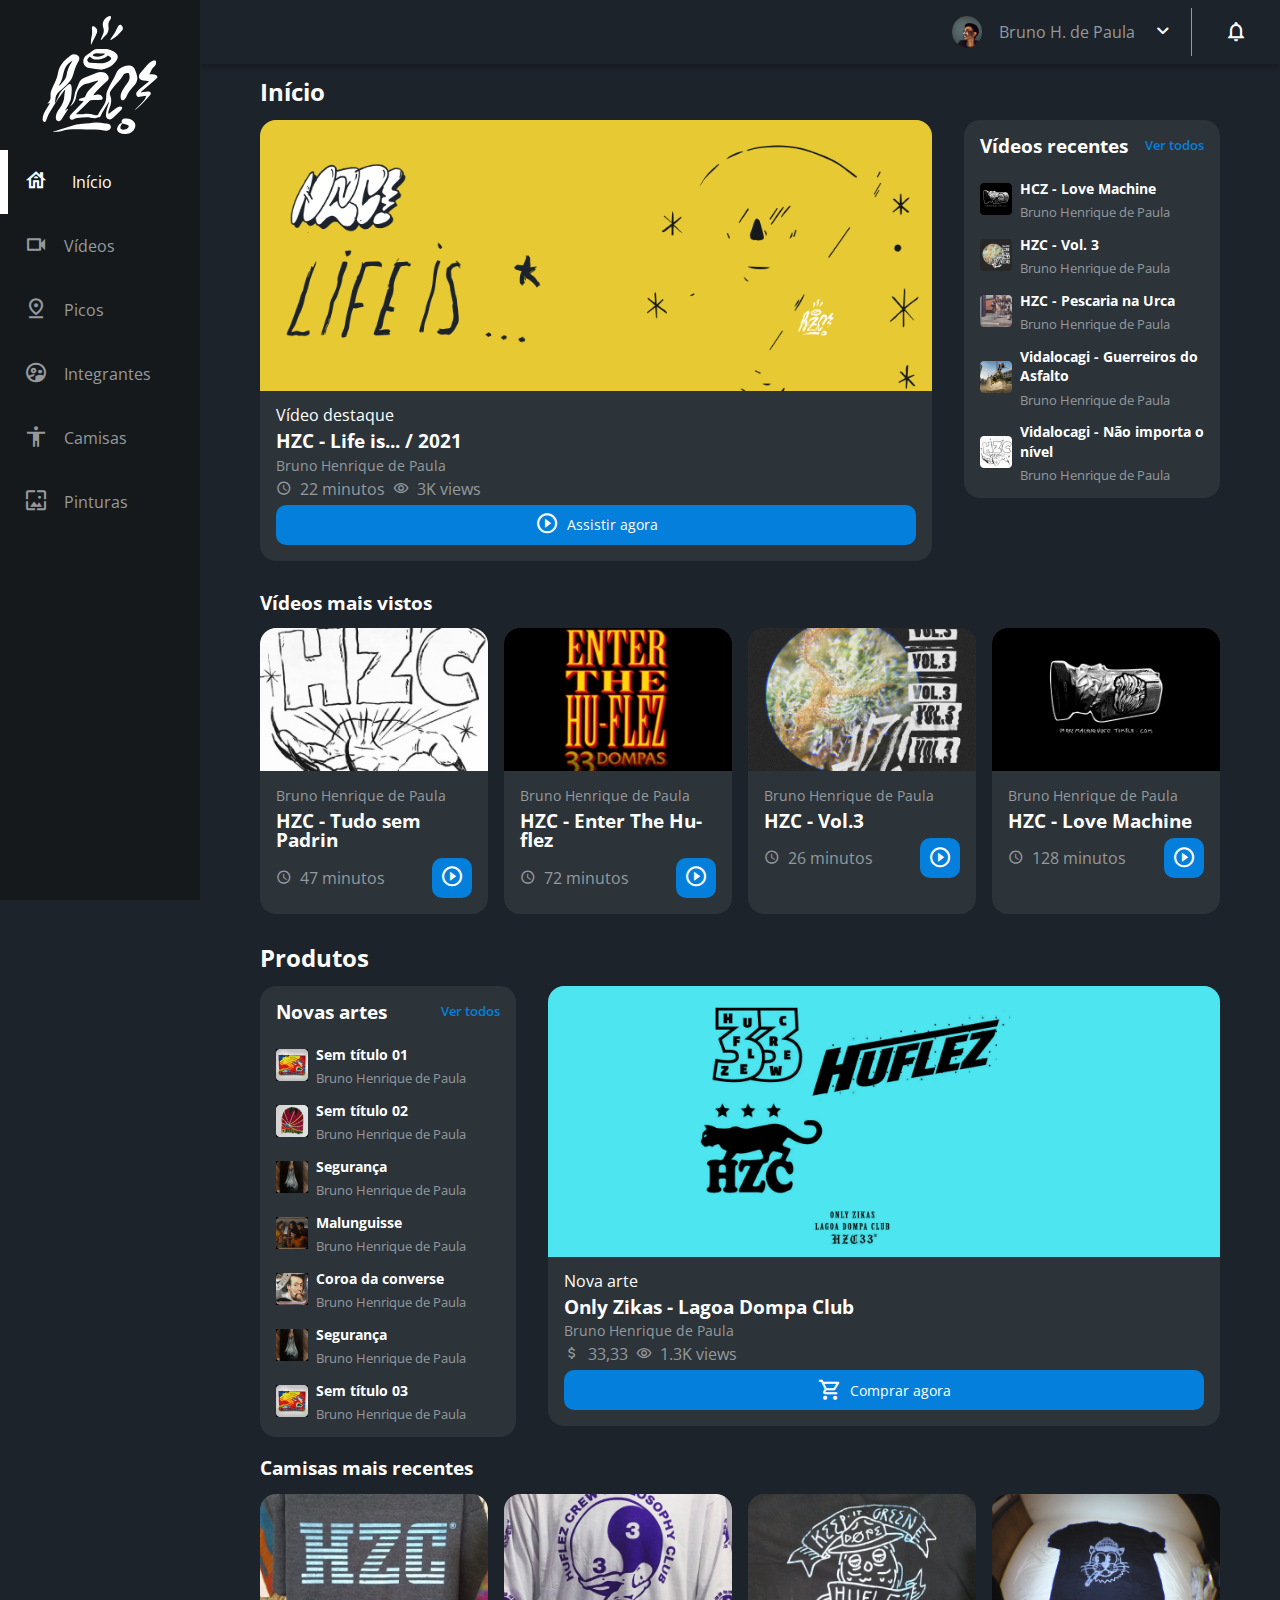
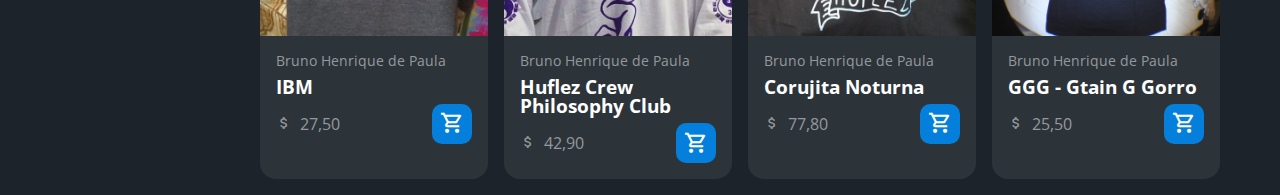
<file: index.html>
<!DOCTYPE html>
<html lang="ept-br">
<head>
  <meta charset="UTF-8">
  <meta http-equiv="X-UA-Compatible" content="IE=edge">
  <meta name="viewport" content="width=device-width, initial-scale=1.0">
  <title>HZC - HOME</title>

  <link rel="preconnect" href="https://fonts.googleapis.com">
  <link rel="preconnect" href="https://fonts.gstatic.com" crossorigin>
  <link rel="stylesheet" href="https://fonts.googleapis.com/css2?family=Open+Sans:wght@400;600;700&display=swap">
  <link rel="stylesheet" href="assets/css/reset.css">
  <link rel="stylesheet" href="assets/css/style.css">
  <link rel="stylesheet" href="assets/css/cabecalho.css">
  <link rel="stylesheet" href="assets/css/menu-lateral.css">
  <link rel="stylesheet" href="assets/css/notificacoes.css">
  <link rel="stylesheet" href="assets/css/principal.css">
  <link rel="stylesheet" href="assets/css/cartao.css">
  <link rel="stylesheet" href="assets/css/cartao--destaque.css">
  <link rel="stylesheet" href="assets/css/secao.css">

  <link rel="shortcut icon" href="assets/img/logo.svg" type="image/x-icon">
</head>

<body>
  <header class="cabecalho">
    <button class="cabecalho__menu" aria-label="Menu"><i></i></button>
    <img src="assets/img/logo.svg" alt="Logotipo HZC" class="cabecalho__logo">
    <p class="cabecalho__perfil">Bruno H. de Paula</p>
    <button class="cabecalho__notificacao" aria-label="Notificação"><i></i></button>
  </header>
  
  <nav class="menu-lateral">
    <img src="assets/img/logo.svg" alt="Logo HZC" class="menu-lateral__logo">
    <a href="#" class="menu-lateral__link menu-lateral__link--inicio menu-lateral__link--ativo">Início</a>
    <a href="index__videos.html" class="menu-lateral__link menu-lateral__link--videos">Vídeos</a>
    <a href="index__picos.html" class="menu-lateral__link menu-lateral__link--picos">Picos</a>
    <a href="erro.html" class="menu-lateral__link menu-lateral__link--integrantes">Integrantes</a>
    <a href="erro.html" class="menu-lateral__link menu-lateral__link--camisas">Camisas</a>
    <a href="erro.html" class="menu-lateral__link menu-lateral__link--pinturas">Pinturas</a>
  </nav>

  <article class="notificacoes">
    <ul class="notificacoes__lista">
      <li class="notificacoes__item">
        <img src="assets/img/miniatura_1.png" alt="Miniatura notificação" class="notificacoes__item--miniatura">
        <h4 class="notificacoes__item--titulo">Título da Notificação</h4>
        <p class="notificacoes__item--descricao">Um breve resumo da descrição</p>
      </li>
      <li class="notificacoes__item">
        <img src="assets/img/miniatura_2.png" alt="Miniatura notificação" class="notificacoes__item--miniatura">
        <h4 class="notificacoes__item--titulo">Título da Notificação</h4>
        <p class="notificacoes__item--descricao">Um breve resumo da descrição</p>
      </li>
      <li class="notificacoes__item">
        <img src="assets/img/miniatura_3.png" alt="Miniatura notificação" class="notificacoes__item--miniatura">
        <h4 class="notificacoes__item--titulo">Título da Notificação</h4>
        <p class="notificacoes__item--descricao">Um breve resumo da descrição</p>
      </li>
      <li class="notificacoes__item">
        <img src="assets/img/miniatura_4.png" alt="Miniatura notificação" class="notificacoes__item--miniatura">
        <h4 class="notificacoes__item--titulo">Título da Notificação</h4>
        <p class="notificacoes__item--descricao">Um breve resumo da descrição</p>
      </li>
      <li class="notificacoes__item">
        <img src="assets/img/miniatura_5.png" alt="Miniatura notificação" class="notificacoes__item--miniatura">
        <h4 class="notificacoes__item--titulo">Título da Notificação</h4>
        <p class="notificacoes__item--descricao">Um breve resumo da descrição</p>
      </li>
    </ul>
    <button class="notificacoes__botao">Ver todas as notificações</button>
  </article>

  <main class="principal">
    <h2 class="principal__titulo titulo-principal">Início</h2>

    <article class="cartao cartao--destaque video-destaque">
      <img src="assets/img/banner-mobile_1.png" alt="Banner Cartão" class="cartao__imagem cartao__imagem--mobile">
      <img src="assets/img/banner_1.png" alt="Banner Cartão" class="cartao__imagem cartao__imagem--desktop">
      <div class="cartao__conteudo">
        <p class="cartao__destaque">Vídeo destaque</p>
        <h3 class="cartao__titulo">HZC - Life is... / 2021</h3>
        <p class="cartao__criador">Bruno Henrique de Paula</p>
        <p class="cartao__info cartao__info--tempo">22 minutos</p>
        <p class="cartao__info cartao__info--views">3K views</p>
        <button class="cartao__botao cartao__botao--play cartao__botao--destaque">Assistir agora</button>
      </div>
    </article>

    <article class="cartao cartao--recentes videos-recentes">
      <h3 class="cartao__titulo">Vídeos recentes</h3>
      <a href="#" class="cartao__link">Ver todos</a>

      <ul class="cartao__lista">
        <li class="cartao__item">
          <img src="assets/img/miniatura_1.png" alt="thumbnail" class="cartao__item--thumbnail">
          <h4 class="cartao__item--titulo">HCZ - Love Machine</h4>
          <p class="cartao__item--perfil">Bruno Henrique de Paula</p>
        </li>
        <li class="cartao__item">
          <img src="assets/img/miniatura_2.png" alt="thumbnail" class="cartao__item--thumbnail">
          <h4 class="cartao__item--titulo">HZC - Vol. 3</h4>
          <p class="cartao__item--perfil">Bruno Henrique de Paula</p>
        </li>
        <li class="cartao__item">
          <img src="assets/img/miniatura_3.png" alt="thumbnail" class="cartao__item--thumbnail">
          <h4 class="cartao__item--titulo">HZC - Pescaria na Urca</h4>
          <p class="cartao__item--perfil">Bruno Henrique de Paula</p>
        </li>
        <li class="cartao__item">
          <img src="assets/img/miniatura_4.png" alt="thumbnail" class="cartao__item--thumbnail">
          <h4 class="cartao__item--titulo">Vidalocagi - Guerreiros do Asfalto</h4>
          <p class="cartao__item--perfil">Bruno Henrique de Paula</p>
        </li>
        <li class="cartao__item">
          <img src="assets/img/miniatura_5.png" alt="thumbnail" class="cartao__item--thumbnail">
          <h4 class="cartao__item--titulo">Vidalocagi - Não importa o nível</h4>
          <p class="cartao__item--perfil">Bruno Henrique de Paula</p>
        </li>
      </ul>
    </article>

    <section class="secao secao-videos">
      <h3 class="secao__titulo titulo-videos-mais-vistos">Vídeos mais vistos</h3>
      
      <article class="cartao">
        <img src="assets/img/video_1.png" alt="Banner Cartão" class="cartao__imagem">
        <div class="cartao__conteudo">
          <p class="cartao__criador">Bruno Henrique de Paula</p>
          <h3 class="cartao__titulo">HZC - Tudo sem Padrin</h3>
          <p class="cartao__info cartao__info--tempo">47 minutos</p>
          <button class="cartao__botao cartao__botao--play"></button>
        </div>
      </article>

      <article class="cartao">
        <img src="assets/img/video_2.png" alt="Banner Cartão" class="cartao__imagem">
        <div class="cartao__conteudo">
          <p class="cartao__criador">Bruno Henrique de Paula</p>
          <h3 class="cartao__titulo">HZC - Enter The Hu-flez</h3>
          <p class="cartao__info cartao__info--tempo">72 minutos</p>
          <button class="cartao__botao cartao__botao--play"></button>
        </div>
      </article>

      <article class="cartao">
        <img src="assets/img/video_3.png" alt="Banner Cartão" class="cartao__imagem">
        <div class="cartao__conteudo">
          <p class="cartao__criador">Bruno Henrique de Paula</p>
          <h3 class="cartao__titulo">HZC - Vol.3</h3>
          <p class="cartao__info cartao__info--tempo">26 minutos</p>
          <button class="cartao__botao cartao__botao--play"></button>
        </div>
      </article>

      <article class="cartao">
        <img src="assets/img/video_4.png" alt="Banner Cartão" class="cartao__imagem">
        <div class="cartao__conteudo">
          <p class="cartao__criador">Bruno Henrique de Paula</p>
          <h3 class="cartao__titulo">HZC - Love Machine</h3>
          <p class="cartao__info cartao__info--tempo">128 minutos</p>
          <button class="cartao__botao cartao__botao--play"></button>
        </div>
      </article>
    </section>

    <h2 class="principal__titulo principal__titulo--produtos titulo-produtos">Produtos</h2>

    <article class="cartao cartao--destaque produto-destaque">
      <img src="assets/img/banner-mobile_2.png" alt="Banner Cartão" class="cartao__imagem cartao__imagem--mobile">
      <img src="assets/img/banner_2.png" alt="Banner Cartão" class="cartao__imagem cartao__imagem--desktop">
      <div class="cartao__conteudo">
        <p class="cartao__destaque">Nova arte</p>
        <h3 class="cartao__titulo">Only Zikas - Lagoa Dompa Club</h3>
        <p class="cartao__criador">Bruno Henrique de Paula</p>
        <p class="cartao__info cartao__info--preco">33,33</p>
        <p class="cartao__info cartao__info--views">1.3K views</p>
        <button class="cartao__botao cartao__botao--comprar cartao__botao--destaque">Comprar agora</button>
      </div>
    </article>

    <article class="cartao cartao--recentes novas-artes">
      <h3 class="cartao__titulo">Novas artes</h3>
      <a href="#" class="cartao__link">Ver todos</a>

      <ul class="cartao__lista">
        <li class="cartao__item">
          <img src="assets/img/arte_1.png" alt="thumbnail" class="cartao__item--thumbnail">
          <h4 class="cartao__item--titulo">Sem título 01</h4>
          <p class="cartao__item--perfil">Bruno Henrique de Paula</p>
        </li>
        <li class="cartao__item">
          <img src="assets/img/arte_2.png" alt="thumbnail" class="cartao__item--thumbnail">
          <h4 class="cartao__item--titulo">Sem título 02</h4>
          <p class="cartao__item--perfil">Bruno Henrique de Paula</p>
        </li>
        <li class="cartao__item">
          <img src="assets/img/arte_3.png" alt="thumbnail" class="cartao__item--thumbnail">
          <h4 class="cartao__item--titulo">Segurança</h4>
          <p class="cartao__item--perfil">Bruno Henrique de Paula</p>
        </li>
        <li class="cartao__item">
          <img src="assets/img/arte_4.png" alt="thumbnail" class="cartao__item--thumbnail">
          <h4 class="cartao__item--titulo">Malunguisse</h4>
          <p class="cartao__item--perfil">Bruno Henrique de Paula</p>
        </li>
        <li class="cartao__item">
          <img src="assets/img/arte_5.png" alt="thumbnail" class="cartao__item--thumbnail">
          <h4 class="cartao__item--titulo">Coroa da converse</h4>
          <p class="cartao__item--perfil">Bruno Henrique de Paula</p>
        </li>
        <li class="cartao__item">
          <img src="assets/img/arte_3.png" alt="thumbnail" class="cartao__item--thumbnail">
          <h4 class="cartao__item--titulo">Segurança</h4>
          <p class="cartao__item--perfil">Bruno Henrique de Paula</p>
        </li>
        <li class="cartao__item">
          <img src="assets/img/arte_1.png" alt="thumbnail" class="cartao__item--thumbnail">
          <h4 class="cartao__item--titulo">Sem título 03</h4>
          <p class="cartao__item--perfil">Bruno Henrique de Paula</p>
        </li>
      </ul>
    </article>

    <section class="secao secao-produtos">
      <h3 class="secao__titulo titulo-camisas-mais-recentes">Camisas mais recentes</h3>
      
      <article class="cartao">
        <img src="assets/img/produto_1.png" alt="Banner Cartão" class="cartao__imagem">
        <div class="cartao__conteudo">
          <p class="cartao__criador">Bruno Henrique de Paula</p>
          <h3 class="cartao__titulo">IBM</h3>
          <p class="cartao__info cartao__info--preco">27,50</p>
          <button class="cartao__botao cartao__botao--comprar"></button>
        </div>
      </article>

      <article class="cartao">
        <img src="assets/img/produto_2.png" alt="Banner Cartão" class="cartao__imagem">
        <div class="cartao__conteudo">
          <p class="cartao__criador">Bruno Henrique de Paula</p>
          <h3 class="cartao__titulo">Huflez Crew Philosophy Club</h3>
          <p class="cartao__info cartao__info--preco">42,90</p>
          <button class="cartao__botao cartao__botao--comprar"></button>
        </div>
      </article>

      <article class="cartao">
        <img src="assets/img/produto_3.png" alt="Banner Cartão" class="cartao__imagem">
        <div class="cartao__conteudo">
          <p class="cartao__criador">Bruno Henrique de Paula</p>
          <h3 class="cartao__titulo">Corujita Noturna</h3>
          <p class="cartao__info cartao__info--preco">77,80</p>
          <button class="cartao__botao cartao__botao--comprar"></button>
        </div>
      </article>

      <article class="cartao">
        <img src="assets/img/produto_4.png" alt="Banner Cartão" class="cartao__imagem">
        <div class="cartao__conteudo">
          <p class="cartao__criador">Bruno Henrique de Paula</p>
          <h3 class="cartao__titulo">GGG - Gtain G Gorro</h3>
          <p class="cartao__info cartao__info--preco">25,50</p>
          <button class="cartao__botao cartao__botao--comprar"></button>
        </div>
      </article>
    </section>  
  </main>

  <script src="main.js"></script>
</body>
</html>
</file>
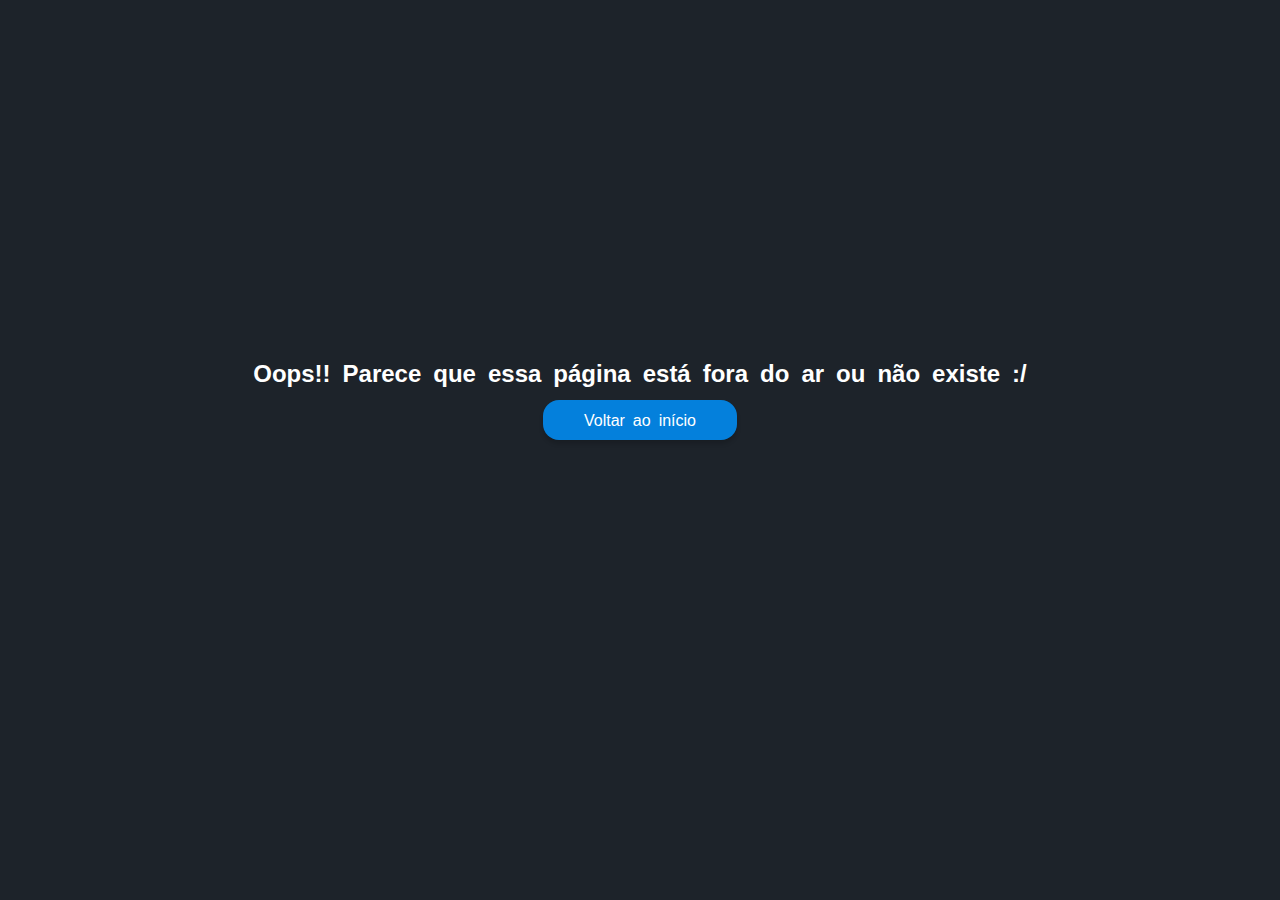
<file: erro.html>
<!DOCTYPE html>
<html lang="pt-br">
<head>
  <meta charset="UTF-8">
  <meta http-equiv="X-UA-Compatible" content="IE=edge">
  <meta name="viewport" content="width=device-width, initial-scale=1.0">
  <title>Erro de endereço</title>

  <link rel="stylesheet" href="assets/css/reset.css">
  <link rel="stylesheet" href="assets/css/style.css">
  <link rel="stylesheet" href="assets/css/erro.css">
</head>
<body>
  <main class="principal">
    <h1 class="principal__titulo">Oops!! Parece que essa página está fora do ar ou não existe :/</h1>
    <button onclick="window.location.href='index.html'" class="principal__botao">Voltar ao início</button>
  </main>
</body>
</html>
</file>
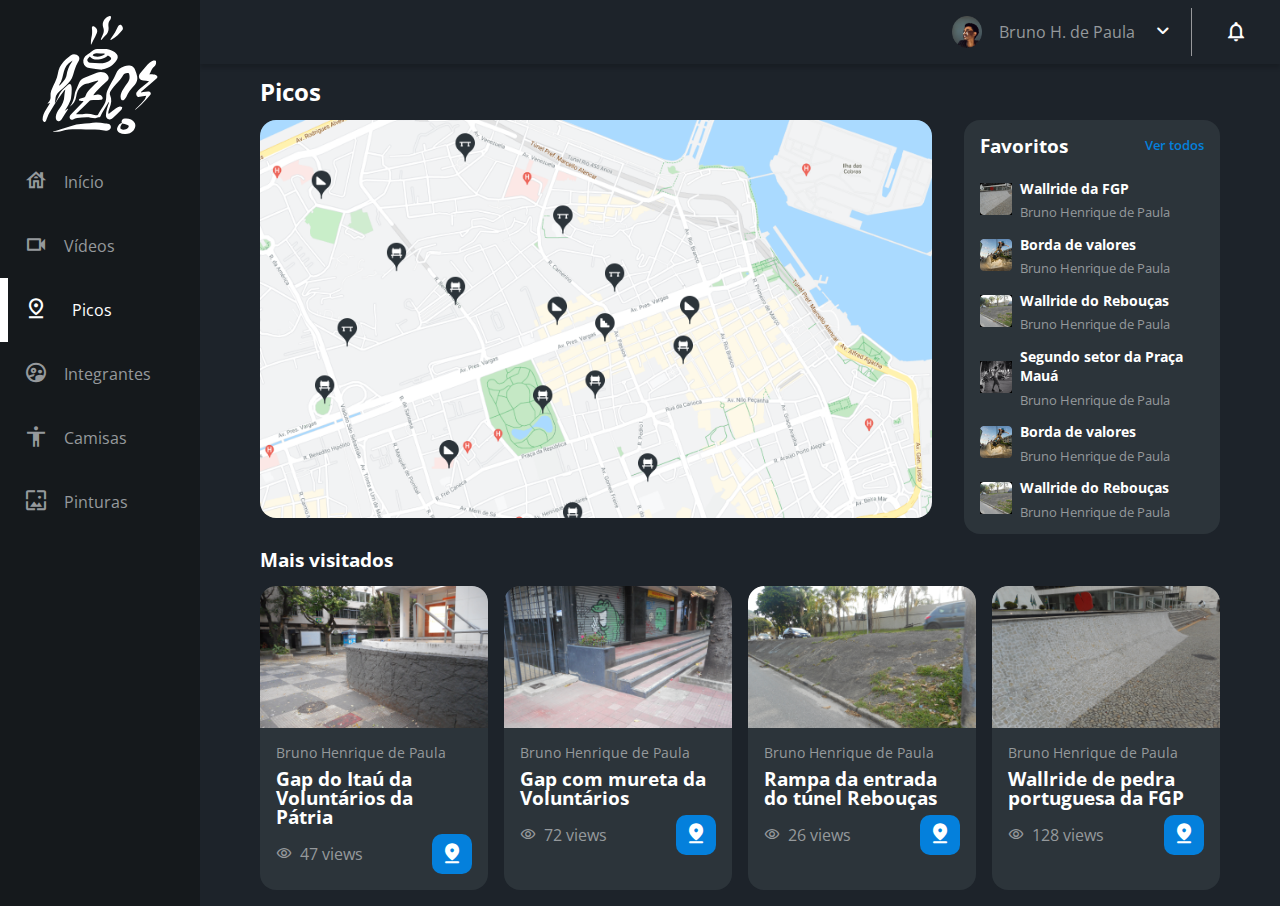
<file: index__picos.html>
<!DOCTYPE html>
<html lang="pt-br">
<head>
  <meta charset="UTF-8">
  <meta http-equiv="X-UA-Compatible" content="IE=edge">
  <meta name="viewport" content="width=device-width, initial-scale=1.0">
  <title>HZC - Vídeos</title>

  <link rel="preconnect" href="https://fonts.googleapis.com">
  <link rel="preconnect" href="https://fonts.gstatic.com" crossorigin>
  <link rel="stylesheet" href="https://fonts.googleapis.com/css2?family=Open+Sans:wght@400;600;700&display=swap">
  <link rel="stylesheet" href="assets/css/reset.css">
  <link rel="stylesheet" href="assets/css/style.css">
  <link rel="stylesheet" href="assets/css/cabecalho.css">
  <link rel="stylesheet" href="assets/css/menu-lateral.css">
  <link rel="stylesheet" href="assets/css/notificacoes.css">
  <link rel="stylesheet" href="assets/css/principal-picos.css">
  <link rel="stylesheet" href="assets/css/cartao.css">
  <link rel="stylesheet" href="assets/css/cartao--destaque-picos.css">
  <link rel="stylesheet" href="assets/css/secao.css">

  <link rel="shortcut icon" href="assets/img/logo.svg" type="image/x-icon">
</head>

<body>
  <header class="cabecalho">
    <button class="cabecalho__menu" aria-label="Menu"><i></i></button>
    <img src="assets/img/logo.svg" alt="Logotipo HZC" class="cabecalho__logo">
    <p class="cabecalho__perfil">Bruno H. de Paula</p>
    <button class="cabecalho__notificacao" aria-label="Notificação"><i></i></button>
  </header>
  
  <nav class="menu-lateral menu-lateral--videos">
    <img src="assets/img/logo.svg" alt="Logo HZC" class="menu-lateral__logo">
    <a href="index.html" class="menu-lateral__link menu-lateral__link--inicio">Início</a>
    <a href="index__videos.html" class="menu-lateral__link menu-lateral__link--videos">Vídeos</a>
    <a href="index__picos.html" class="menu-lateral__link menu-lateral__link--picos menu-lateral__link--ativo">Picos</a>
    <a href="erro.html" class="menu-lateral__link menu-lateral__link--integrantes">Integrantes</a>
    <a href="erro.html" class="menu-lateral__link menu-lateral__link--camisas">Camisas</a>
    <a href="erro.html" class="menu-lateral__link menu-lateral__link--pinturas">Pinturas</a>
  </nav>

  <article class="notificacoes">
    <ul class="notificacoes__lista">
      <li class="notificacoes__item">
        <img src="assets/img/miniatura_1.png" alt="Miniatura notificação" class="notificacoes__item--miniatura">
        <h4 class="notificacoes__item--titulo">Título da Notificação</h4>
        <p class="notificacoes__item--descricao">Um breve resumo da descrição</p>
      </li>
      <li class="notificacoes__item">
        <img src="assets/img/miniatura_2.png" alt="Miniatura notificação" class="notificacoes__item--miniatura">
        <h4 class="notificacoes__item--titulo">Título da Notificação</h4>
        <p class="notificacoes__item--descricao">Um breve resumo da descrição</p>
      </li>
      <li class="notificacoes__item">
        <img src="assets/img/miniatura_3.png" alt="Miniatura notificação" class="notificacoes__item--miniatura">
        <h4 class="notificacoes__item--titulo">Título da Notificação</h4>
        <p class="notificacoes__item--descricao">Um breve resumo da descrição</p>
      </li>
      <li class="notificacoes__item">
        <img src="assets/img/miniatura_4.png" alt="Miniatura notificação" class="notificacoes__item--miniatura">
        <h4 class="notificacoes__item--titulo">Título da Notificação</h4>
        <p class="notificacoes__item--descricao">Um breve resumo da descrição</p>
      </li>
      <li class="notificacoes__item">
        <img src="assets/img/miniatura_5.png" alt="Miniatura notificação" class="notificacoes__item--miniatura">
        <h4 class="notificacoes__item--titulo">Título da Notificação</h4>
        <p class="notificacoes__item--descricao">Um breve resumo da descrição</p>
      </li>
    </ul>
    <button class="notificacoes__botao">Ver todas as notificações</button>
  </article>



  <main class="principal">
    <h2 class="principal__titulo titulo-principal">Picos</h2>

    <article class="mapa mapa--destaque mapa-destaque">
      <img src="assets/img/mapa-picos.png" alt="Banner Cartão" class="mapa__imagem">
    </article>

    <article class="cartao cartao--favoritos picos-favoritos">
      <h3 class="cartao__titulo">Favoritos</h3>
      <a href="#" class="cartao__link">Ver todos</a>

      <ul class="cartao__lista">
        <li class="cartao__item">
          <img src="assets/img/miniatura_pico_1.png" alt="thumbnail" class="cartao__item--thumbnail">
          <h4 class="cartao__item--titulo">Wallride da FGP</h4>
          <p class="cartao__item--perfil">Bruno Henrique de Paula</p>
        </li>
        <li class="cartao__item">
          <img src="assets/img/miniatura_pico_2.png" alt="thumbnail" class="cartao__item--thumbnail">
          <h4 class="cartao__item--titulo">Borda de valores</h4>
          <p class="cartao__item--perfil">Bruno Henrique de Paula</p>
        </li>
        <li class="cartao__item">
          <img src="assets/img/miniatura_pico_3.png" alt="thumbnail" class="cartao__item--thumbnail">
          <h4 class="cartao__item--titulo">Wallride do Rebouças</h4>
          <p class="cartao__item--perfil">Bruno Henrique de Paula</p>
        </li>
        <li class="cartao__item">
          <img src="assets/img/miniatura_pico_4.png" alt="thumbnail" class="cartao__item--thumbnail">
          <h4 class="cartao__item--titulo">Segundo setor da Praça Mauá</h4>
          <p class="cartao__item--perfil">Bruno Henrique de Paula</p>
        </li>
        <li class="cartao__item">
          <img src="assets/img/miniatura_pico_2.png" alt="thumbnail" class="cartao__item--thumbnail">
          <h4 class="cartao__item--titulo">Borda de valores</h4>
          <p class="cartao__item--perfil">Bruno Henrique de Paula</p>
        </li>
        <li class="cartao__item">
          <img src="assets/img/miniatura_pico_3.png" alt="thumbnail" class="cartao__item--thumbnail">
          <h4 class="cartao__item--titulo">Wallride do Rebouças</h4>
          <p class="cartao__item--perfil">Bruno Henrique de Paula</p>
        </li>
      </ul>
    </article>

    <section class="secao secao-picos">
      <h3 class="secao__titulo titulo-picos-mais-visitados">Mais visitados</h3>
      
      <article class="cartao">
        <img src="assets/img/pico_1.png" alt="Banner Cartão" class="cartao__imagem">
        <div class="cartao__conteudo">
          <p class="cartao__criador">Bruno Henrique de Paula</p>
          <h3 class="cartao__titulo">Gap do Itaú da Voluntários da Pátria</h3>
          <p class="cartao__info cartao__info--views">47 views</p>
          <button class="cartao__botao cartao__botao--pico"></button>
        </div>
      </article>

      <article class="cartao">
        <img src="assets/img/pico_2.png" alt="Banner Cartão" class="cartao__imagem">
        <div class="cartao__conteudo">
          <p class="cartao__criador">Bruno Henrique de Paula</p>
          <h3 class="cartao__titulo">Gap com mureta da Voluntários</h3>
          <p class="cartao__info cartao__info--views">72 views</p>
          <button class="cartao__botao cartao__botao--pico"></button>
        </div>
      </article>

      <article class="cartao">
        <img src="assets/img/pico_3.png" alt="Banner Cartão" class="cartao__imagem">
        <div class="cartao__conteudo">
          <p class="cartao__criador">Bruno Henrique de Paula</p>
          <h3 class="cartao__titulo">Rampa da entrada do túnel Rebouças</h3>
          <p class="cartao__info cartao__info--views">26 views</p>
          <button class="cartao__botao cartao__botao--pico"></button>
        </div>
      </article>

      <article class="cartao">
        <img src="assets/img/pico_4.png" alt="Banner Cartão" class="cartao__imagem">
        <div class="cartao__conteudo">
          <p class="cartao__criador">Bruno Henrique de Paula</p>
          <h3 class="cartao__titulo">Wallride de pedra portuguesa da FGP</h3>
          <p class="cartao__info cartao__info--views">128 views</p>
          <button class="cartao__botao cartao__botao--pico"></button>
        </div>
      </article>
    </section>

  <script src="main.js"></script>
</body>
</html>
</file>
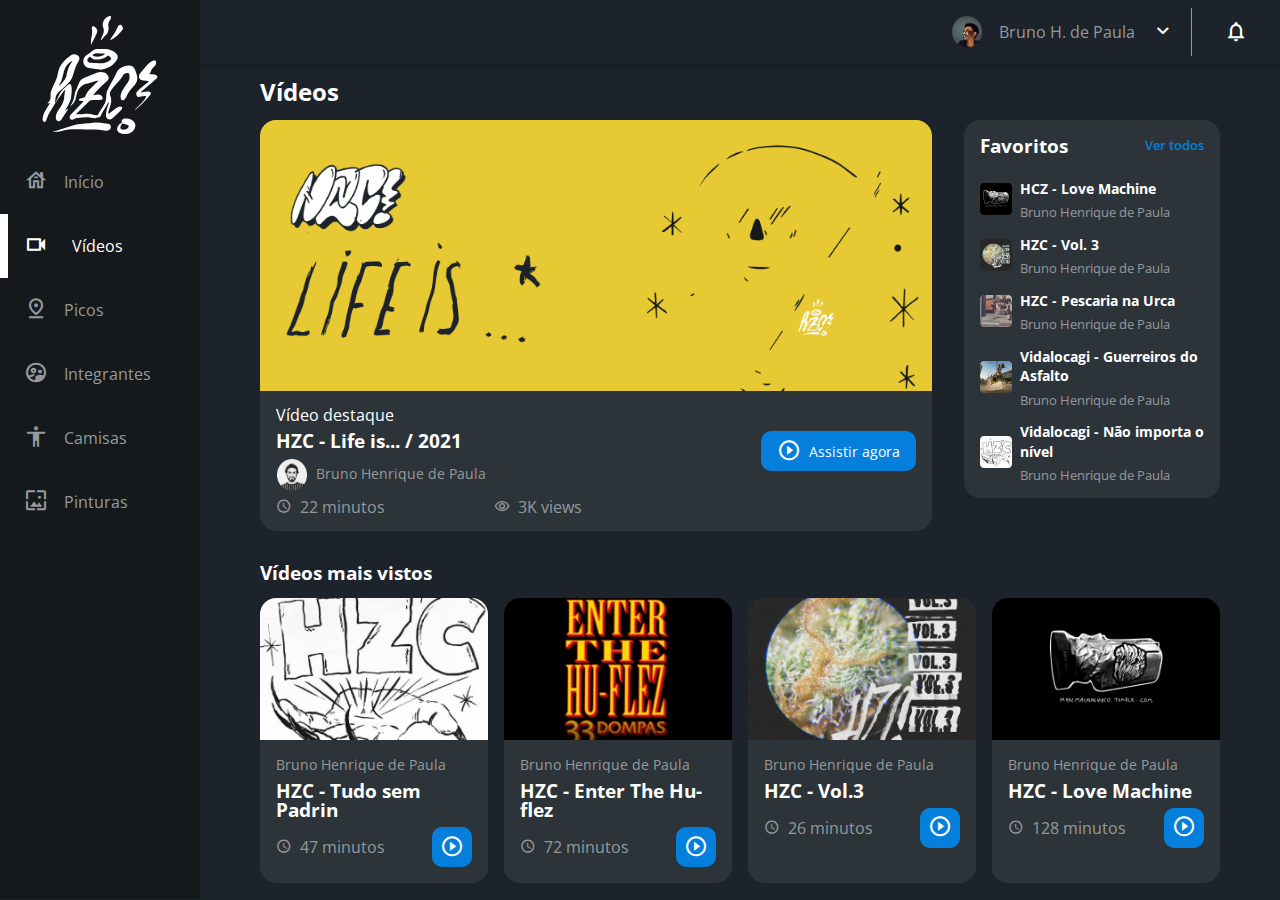
<file: index__videos.html>
<!DOCTYPE html>
<html lang="pt-br">
<head>
  <meta charset="UTF-8">
  <meta http-equiv="X-UA-Compatible" content="IE=edge">
  <meta name="viewport" content="width=device-width, initial-scale=1.0">
  <title>HZC - Vídeos</title>

  <link rel="preconnect" href="https://fonts.googleapis.com">
  <link rel="preconnect" href="https://fonts.gstatic.com" crossorigin>
  <link rel="stylesheet" href="https://fonts.googleapis.com/css2?family=Open+Sans:wght@400;600;700&display=swap">
  <link rel="stylesheet" href="assets/css/reset.css">
  <link rel="stylesheet" href="assets/css/style.css">
  <link rel="stylesheet" href="assets/css/cabecalho.css">
  <link rel="stylesheet" href="assets/css/menu-lateral.css">
  <link rel="stylesheet" href="assets/css/notificacoes.css">
  <link rel="stylesheet" href="assets/css/principal-videos.css">
  <link rel="stylesheet" href="assets/css/cartao.css">
  <link rel="stylesheet" href="assets/css/cartao--destaque-videos.css">
  <link rel="stylesheet" href="assets/css/secao.css">

  <link rel="shortcut icon" href="assets/img/logo.svg" type="image/x-icon">
</head>

<body>
  <header class="cabecalho">
    <button class="cabecalho__menu" aria-label="Menu"><i></i></button>
    <img src="assets/img/logo.svg" alt="Logotipo HZC" class="cabecalho__logo">
    <p class="cabecalho__perfil">Bruno H. de Paula</p>
    <button class="cabecalho__notificacao" aria-label="Notificação"><i></i></button>
  </header>
  
  <nav class="menu-lateral menu-lateral--videos">
    <img src="assets/img/logo.svg" alt="Logo HZC" class="menu-lateral__logo">
    <a href="index.html" class="menu-lateral__link menu-lateral__link--inicio">Início</a>
    <a href="index__videos.html" class="menu-lateral__link menu-lateral__link--videos menu-lateral__link--ativo">Vídeos</a>
    <a href="index__picos.html" class="menu-lateral__link menu-lateral__link--picos">Picos</a>
    <a href="erro.html" class="menu-lateral__link menu-lateral__link--integrantes">Integrantes</a>
    <a href="erro.html" class="menu-lateral__link menu-lateral__link--camisas">Camisas</a>
    <a href="erro.html" class="menu-lateral__link menu-lateral__link--pinturas">Pinturas</a>
  </nav>

  <article class="notificacoes">
    <ul class="notificacoes__lista">
      <li class="notificacoes__item">
        <img src="assets/img/miniatura_1.png" alt="Miniatura notificação" class="notificacoes__item--miniatura">
        <h4 class="notificacoes__item--titulo">Título da Notificação</h4>
        <p class="notificacoes__item--descricao">Um breve resumo da descrição</p>
      </li>
      <li class="notificacoes__item">
        <img src="assets/img/miniatura_2.png" alt="Miniatura notificação" class="notificacoes__item--miniatura">
        <h4 class="notificacoes__item--titulo">Título da Notificação</h4>
        <p class="notificacoes__item--descricao">Um breve resumo da descrição</p>
      </li>
      <li class="notificacoes__item">
        <img src="assets/img/miniatura_3.png" alt="Miniatura notificação" class="notificacoes__item--miniatura">
        <h4 class="notificacoes__item--titulo">Título da Notificação</h4>
        <p class="notificacoes__item--descricao">Um breve resumo da descrição</p>
      </li>
      <li class="notificacoes__item">
        <img src="assets/img/miniatura_4.png" alt="Miniatura notificação" class="notificacoes__item--miniatura">
        <h4 class="notificacoes__item--titulo">Título da Notificação</h4>
        <p class="notificacoes__item--descricao">Um breve resumo da descrição</p>
      </li>
      <li class="notificacoes__item">
        <img src="assets/img/miniatura_5.png" alt="Miniatura notificação" class="notificacoes__item--miniatura">
        <h4 class="notificacoes__item--titulo">Título da Notificação</h4>
        <p class="notificacoes__item--descricao">Um breve resumo da descrição</p>
      </li>
    </ul>
    <button class="notificacoes__botao">Ver todas as notificações</button>
  </article>

  <main class="principal">
    <h2 class="principal__titulo titulo-principal">Vídeos</h2>

    <article class="cartao cartao--destaque video-destaque">
      <img src="assets/img/banner-mobile_1.png" alt="Banner Cartão" class="cartao__imagem cartao__imagem--mobile">
      <img src="assets/img/banner_1.png" alt="Banner Cartão" class="cartao__imagem cartao__imagem--desktop">
      <div class="cartao__conteudo cartao__conteudo--destaque">
        <p class="cartao__destaque">Vídeo destaque</p>
        <h3 class="cartao__titulo cartao__titulo--videos">HZC - Life is... / 2021</h3>
        <p class="cartao__criador">Bruno Henrique de Paula</p>
        <p class="cartao__info cartao__info--tempo">22 minutos</p>
        <p class="cartao__info cartao__info--views">3K views</p>
        <button class="cartao__botao cartao__botao--play cartao__botao--destaque cartao__botao--destaque-videos">Assistir agora</button>
      </div>
    </article>

    <article class="cartao cartao--favoritos videos-favoritos">
      <h3 class="cartao__titulo">Favoritos</h3>
      <a href="#" class="cartao__link">Ver todos</a>

      <ul class="cartao__lista">
        <li class="cartao__item">
          <img src="assets/img/miniatura_1.png" alt="thumbnail" class="cartao__item--thumbnail">
          <h4 class="cartao__item--titulo">HCZ - Love Machine</h4>
          <p class="cartao__item--perfil">Bruno Henrique de Paula</p>
        </li>
        <li class="cartao__item">
          <img src="assets/img/miniatura_2.png" alt="thumbnail" class="cartao__item--thumbnail">
          <h4 class="cartao__item--titulo">HZC - Vol. 3</h4>
          <p class="cartao__item--perfil">Bruno Henrique de Paula</p>
        </li>
        <li class="cartao__item">
          <img src="assets/img/miniatura_3.png" alt="thumbnail" class="cartao__item--thumbnail">
          <h4 class="cartao__item--titulo">HZC - Pescaria na Urca</h4>
          <p class="cartao__item--perfil">Bruno Henrique de Paula</p>
        </li>
        <li class="cartao__item">
          <img src="assets/img/miniatura_4.png" alt="thumbnail" class="cartao__item--thumbnail">
          <h4 class="cartao__item--titulo">Vidalocagi - Guerreiros do Asfalto</h4>
          <p class="cartao__item--perfil">Bruno Henrique de Paula</p>
        </li>
        <li class="cartao__item">
          <img src="assets/img/miniatura_5.png" alt="thumbnail" class="cartao__item--thumbnail">
          <h4 class="cartao__item--titulo">Vidalocagi - Não importa o nível</h4>
          <p class="cartao__item--perfil">Bruno Henrique de Paula</p>
        </li>
      </ul>
    </article>

    <section class="secao secao-videos">
      <h3 class="secao__titulo titulo-videos-mais-vistos">Vídeos mais vistos</h3>
      
      <article class="cartao">
        <img src="assets/img/video_1.png" alt="Banner Cartão" class="cartao__imagem">
        <div class="cartao__conteudo">
          <p class="cartao__criador">Bruno Henrique de Paula</p>
          <h3 class="cartao__titulo">HZC - Tudo sem Padrin</h3>
          <p class="cartao__info cartao__info--tempo">47 minutos</p>
          <button class="cartao__botao cartao__botao--play"></button>
        </div>
      </article>

      <article class="cartao">
        <img src="assets/img/video_2.png" alt="Banner Cartão" class="cartao__imagem">
        <div class="cartao__conteudo">
          <p class="cartao__criador">Bruno Henrique de Paula</p>
          <h3 class="cartao__titulo">HZC - Enter The Hu-flez</h3>
          <p class="cartao__info cartao__info--tempo">72 minutos</p>
          <button class="cartao__botao cartao__botao--play"></button>
        </div>
      </article>

      <article class="cartao">
        <img src="assets/img/video_3.png" alt="Banner Cartão" class="cartao__imagem">
        <div class="cartao__conteudo">
          <p class="cartao__criador">Bruno Henrique de Paula</p>
          <h3 class="cartao__titulo">HZC - Vol.3</h3>
          <p class="cartao__info cartao__info--tempo">26 minutos</p>
          <button class="cartao__botao cartao__botao--play"></button>
        </div>
      </article>

      <article class="cartao">
        <img src="assets/img/video_4.png" alt="Banner Cartão" class="cartao__imagem">
        <div class="cartao__conteudo">
          <p class="cartao__criador">Bruno Henrique de Paula</p>
          <h3 class="cartao__titulo">HZC - Love Machine</h3>
          <p class="cartao__info cartao__info--tempo">128 minutos</p>
          <button class="cartao__botao cartao__botao--play"></button>
        </div>
      </article>
    </section>

  <script src="main.js"></script>
</body>
</html>
</file>
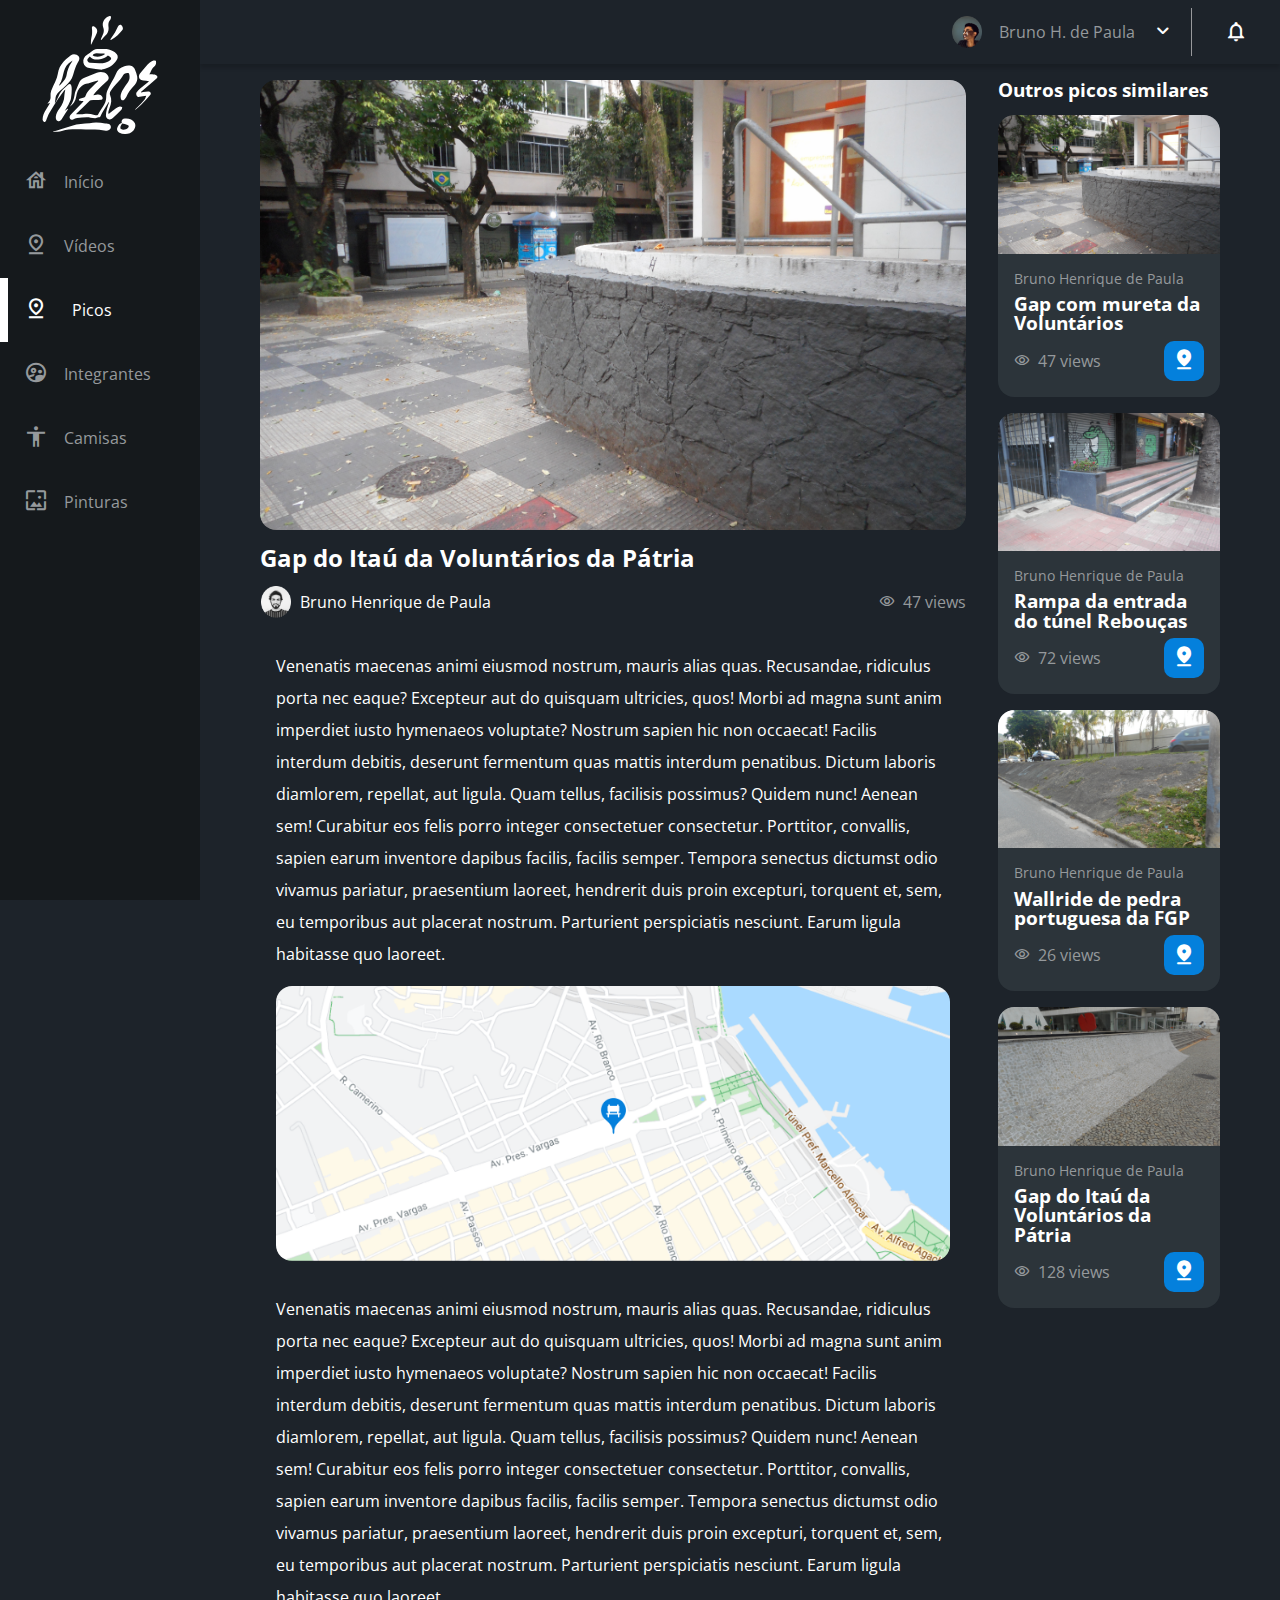
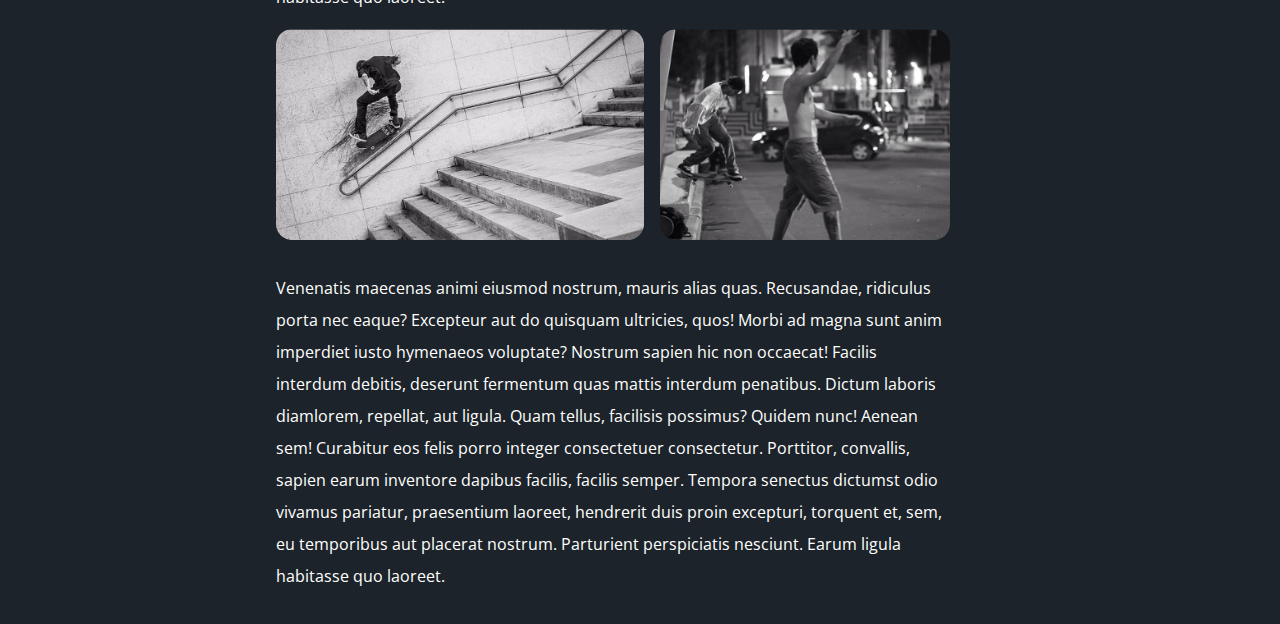
<file: pagina-modelo-dos-picos.html>
<!DOCTYPE html>
<html lang="pt-br">
<head>
  <meta charset="UTF-8">
  <meta http-equiv="X-UA-Compatible" content="IE=edge">
  <meta name="viewport" content="width=device-width, initial-scale=1.0">
  <title>HZC - Página modelo dos vídeos</title>

  <link rel="preconnect" href="https://fonts.googleapis.com">
  <link rel="preconnect" href="https://fonts.gstatic.com" crossorigin>
  <link rel="stylesheet" href="https://fonts.googleapis.com/css2?family=Open+Sans:wght@400;600;700&display=swap">
  <link rel="stylesheet" href="assets/css/reset.css">
  <link rel="stylesheet" href="assets/css/style.css">
  <link rel="stylesheet" href="assets/css/cabecalho.css">
  <link rel="stylesheet" href="assets/css/menu-lateral.css">
  <link rel="stylesheet" href="assets/css/notificacoes.css">
  <link rel="stylesheet" href="assets/css/principal-modelo-picos.css">
  <link rel="stylesheet" href="assets/css/cartao.css">
  <link rel="stylesheet" href="assets/css/cartao--destaque.css">
  <link rel="stylesheet" href="assets/css/secao-modelo-picos.css">

  <link rel="shortcut icon" href="assets/img/logo.svg" type="image/x-icon">
</head>
<body>
  <header class="cabecalho">
    <button class="cabecalho__menu" aria-label="Menu"><i></i></button>
    <img src="assets/img/logo.svg" alt="Logotipo HZC" class="cabecalho__logo">
    <p class="cabecalho__perfil">Bruno H. de Paula</p>
    <button class="cabecalho__notificacao" aria-label="Notificação"><i></i></button>
  </header>
  
  <nav class="menu-lateral">
    <img src="assets/img/logo.svg" alt="Logo HZC" class="menu-lateral__logo">
    <a href="index.html" class="menu-lateral__link menu-lateral__link--inicio">Início</a>
    <a href="index__videos.html" class="menu-lateral__link menu-lateral__link--picos">Vídeos</a>
    <a href="index__picos.html" class="menu-lateral__link menu-lateral__link--picos menu-lateral__link--ativo">Picos</a>
    <a href="erro.html" class="menu-lateral__link menu-lateral__link--integrantes">Integrantes</a>
    <a href="erro.html" class="menu-lateral__link menu-lateral__link--camisas">Camisas</a>
    <a href="erro.html" class="menu-lateral__link menu-lateral__link--pinturas">Pinturas</a>
  </nav>

  <article class="notificacoes">
    <ul class="notificacoes__lista">
      <li class="notificacoes__item">
        <img src="assets/img/miniatura_1.png" alt="Miniatura notificação" class="notificacoes__item--miniatura">
        <h4 class="notificacoes__item--titulo">Título da Notificação</h4>
        <p class="notificacoes__item--descricao">Um breve resumo da descrição</p>
      </li>
      <li class="notificacoes__item">
        <img src="assets/img/miniatura_2.png" alt="Miniatura notificação" class="notificacoes__item--miniatura">
        <h4 class="notificacoes__item--titulo">Título da Notificação</h4>
        <p class="notificacoes__item--descricao">Um breve resumo da descrição</p>
      </li>
      <li class="notificacoes__item">
        <img src="assets/img/miniatura_3.png" alt="Miniatura notificação" class="notificacoes__item--miniatura">
        <h4 class="notificacoes__item--titulo">Título da Notificação</h4>
        <p class="notificacoes__item--descricao">Um breve resumo da descrição</p>
      </li>
      <li class="notificacoes__item">
        <img src="assets/img/miniatura_4.png" alt="Miniatura notificação" class="notificacoes__item--miniatura">
        <h4 class="notificacoes__item--titulo">Título da Notificação</h4>
        <p class="notificacoes__item--descricao">Um breve resumo da descrição</p>
      </li>
      <li class="notificacoes__item">
        <img src="assets/img/miniatura_5.png" alt="Miniatura notificação" class="notificacoes__item--miniatura">
        <h4 class="notificacoes__item--titulo">Título da Notificação</h4>
        <p class="notificacoes__item--descricao">Um breve resumo da descrição</p>
      </li>
    </ul>
    <button class="notificacoes__botao">Ver todas as notificações</button>
  </article>

  <main class="principal">
    <img src="assets/img/artigo_1.png" alt="Artigo 1" class="principal__pico">

    <h2 class="principal__titulo titulo-principal">Gap do Itaú da Voluntários da Pátria</h2>
    <p class="perfil-criador">Bruno Henrique de Paula</p>
    <p class="info-pico info-pico--views">47 views</p>

    <section class="principal__conteudo conteudo-principal">
      <p class="principal__conteudo--paragrafo">
        Venenatis maecenas animi eiusmod nostrum, mauris alias quas. Recusandae, ridiculus porta nec eaque? Excepteur aut do quisquam ultricies, quos! Morbi ad magna sunt anim imperdiet iusto hymenaeos voluptate? Nostrum sapien hic non occaecat! Facilis interdum debitis, deserunt fermentum quas mattis interdum penatibus. Dictum laboris diamlorem, repellat, aut ligula. Quam tellus, facilisis possimus? Quidem nunc! Aenean sem! Curabitur eos felis porro integer consectetuer consectetur. Porttitor, convallis, sapien earum inventore dapibus facilis, facilis semper. Tempora senectus dictumst odio vivamus pariatur, praesentium laoreet, hendrerit duis proin excepturi, torquent et, sem, eu temporibus aut placerat nostrum. Parturient perspiciatis nesciunt. Earum ligula habitasse quo laoreet.
      </p>
      <img src="assets/img/artigo_2.png" alt="skatista" class="principal__conteudo--foto principal__conteudo--foto-artigo">
      <p class="principal__conteudo--paragrafo">
        Venenatis maecenas animi eiusmod nostrum, mauris alias quas. Recusandae, ridiculus porta nec eaque? Excepteur aut do quisquam ultricies, quos! Morbi ad magna sunt anim imperdiet iusto hymenaeos voluptate? Nostrum sapien hic non occaecat! Facilis interdum debitis, deserunt fermentum quas mattis interdum penatibus. Dictum laboris diamlorem, repellat, aut ligula. Quam tellus, facilisis possimus? Quidem nunc! Aenean sem! Curabitur eos felis porro integer consectetuer consectetur. Porttitor, convallis, sapien earum inventore dapibus facilis, facilis semper. Tempora senectus dictumst odio vivamus pariatur, praesentium laoreet, hendrerit duis proin excepturi, torquent et, sem, eu temporibus aut placerat nostrum. Parturient perspiciatis nesciunt. Earum ligula habitasse quo laoreet.
      </p>
      <img src="assets/img/artigo_3.png" alt="skatista" class="principal__conteudo--foto">
      <img src="assets/img/artigo_4.png" alt="skatista" class="principal__conteudo--foto">
      <p class="principal__conteudo--paragrafo">
        Venenatis maecenas animi eiusmod nostrum, mauris alias quas. Recusandae, ridiculus porta nec eaque? Excepteur aut do quisquam ultricies, quos! Morbi ad magna sunt anim imperdiet iusto hymenaeos voluptate? Nostrum sapien hic non occaecat! Facilis interdum debitis, deserunt fermentum quas mattis interdum penatibus. Dictum laboris diamlorem, repellat, aut ligula. Quam tellus, facilisis possimus? Quidem nunc! Aenean sem! Curabitur eos felis porro integer consectetuer consectetur. Porttitor, convallis, sapien earum inventore dapibus facilis, facilis semper. Tempora senectus dictumst odio vivamus pariatur, praesentium laoreet, hendrerit duis proin excepturi, torquent et, sem, eu temporibus aut placerat nostrum. Parturient perspiciatis nesciunt. Earum ligula habitasse quo laoreet.
      </p>
    </section>


    <section class="secao secao-picos-similares">
      <h3 class="secao__titulo secao__titulo--outros-picos-similares">Outros picos similares</h3>
      
      <article class="cartao">
        <img src="assets/img/pico_1.png" alt="Banner Cartão" class="cartao__imagem">
        <div class="cartao__conteudo">
          <p class="cartao__criador">Bruno Henrique de Paula</p>
          <h3 class="cartao__titulo">Gap com mureta da Voluntários</h3>
          <p class="cartao__info cartao__info--views">47 views</p>
          <button class="cartao__botao cartao__botao--pico"></button>
        </div>
      </article>

      <article class="cartao">
        <img src="assets/img/pico_2.png" alt="Banner Cartão" class="cartao__imagem">
        <div class="cartao__conteudo">
          <p class="cartao__criador">Bruno Henrique de Paula</p>
          <h3 class="cartao__titulo">Rampa da entrada do túnel Rebouças</h3>
          <p class="cartao__info cartao__info--views">72 views</p>
          <button class="cartao__botao cartao__botao--pico"></button>
        </div>
      </article>

      <article class="cartao">
        <img src="assets/img/pico_3.png" alt="Banner Cartão" class="cartao__imagem">
        <div class="cartao__conteudo">
          <p class="cartao__criador">Bruno Henrique de Paula</p>
          <h3 class="cartao__titulo">Wallride de pedra portuguesa da FGP</h3>
          <p class="cartao__info cartao__info--views">26 views</p>
          <button class="cartao__botao cartao__botao--pico"></button>
        </div>
      </article>

      <article class="cartao">
        <img src="assets/img/pico_4.png" alt="Banner Cartão" class="cartao__imagem">
        <div class="cartao__conteudo">
          <p class="cartao__criador">Bruno Henrique de Paula</p>
          <h3 class="cartao__titulo">Gap do Itaú da Voluntários da Pátria</h3>
          <p class="cartao__info cartao__info--views">128 views</p>
          <button class="cartao__botao cartao__botao--pico"></button>
        </div>
      </article>
    </section>
  </main>

  <script src="main.js"></script>
</body>
</html>
</file>
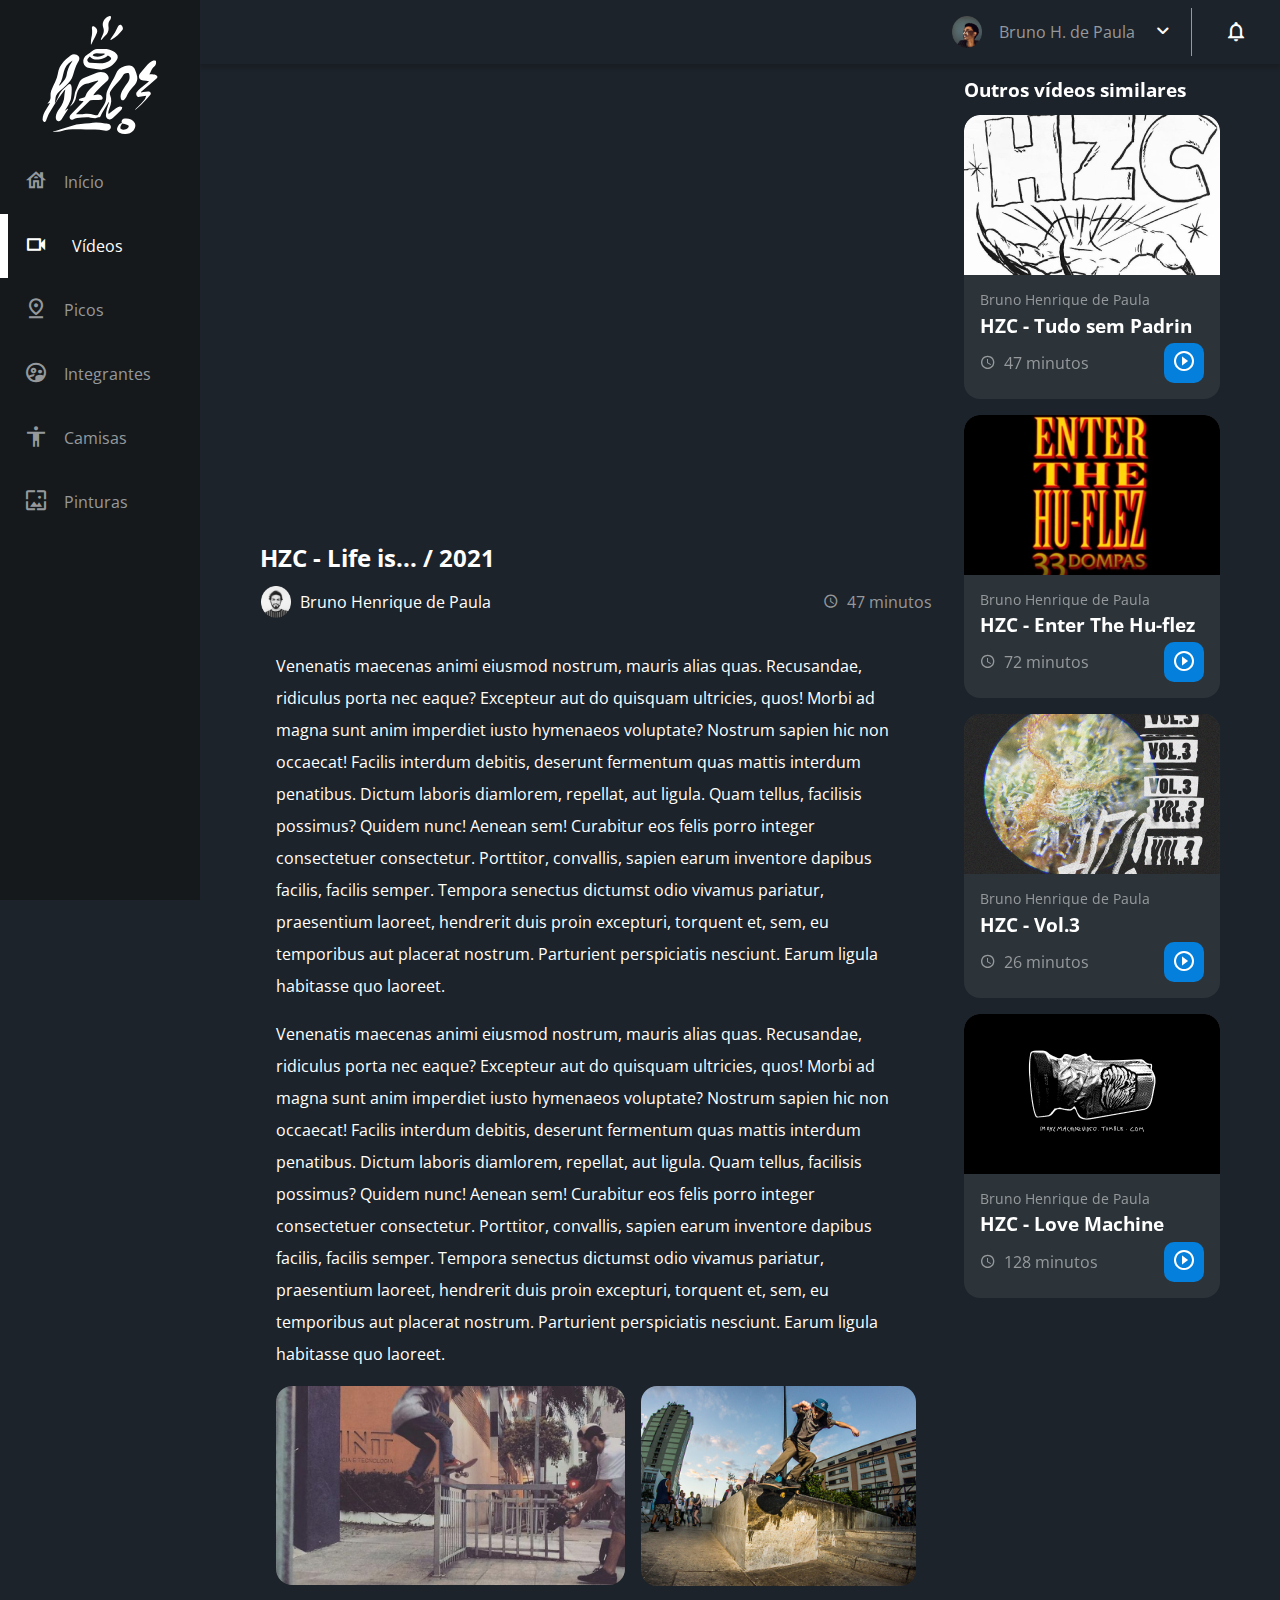
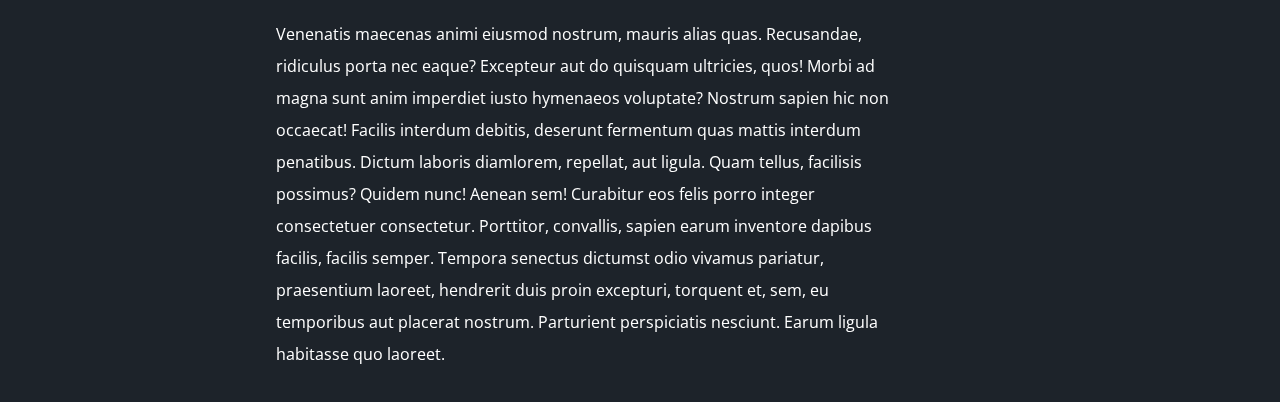
<file: pagina-modelo-dos-videos.html>
<!DOCTYPE html>
<html lang="pt-br">
<head>
  <meta charset="UTF-8">
  <meta http-equiv="X-UA-Compatible" content="IE=edge">
  <meta name="viewport" content="width=device-width, initial-scale=1.0">
  <title>HZC - Página modelo dos vídeos</title>

  <link rel="preconnect" href="https://fonts.googleapis.com">
  <link rel="preconnect" href="https://fonts.gstatic.com" crossorigin>
  <link rel="stylesheet" href="https://fonts.googleapis.com/css2?family=Open+Sans:wght@400;600;700&display=swap">
  <link rel="stylesheet" href="assets/css/reset.css">
  <link rel="stylesheet" href="assets/css/style.css">
  <link rel="stylesheet" href="assets/css/cabecalho.css">
  <link rel="stylesheet" href="assets/css/menu-lateral.css">
  <link rel="stylesheet" href="assets/css/notificacoes.css">
  <link rel="stylesheet" href="assets/css/principal-modelo-videos.css">
  <link rel="stylesheet" href="assets/css/cartao.css">
  <link rel="stylesheet" href="assets/css/cartao--destaque.css">
  <link rel="stylesheet" href="assets/css/secao-modelo-videos.css">

  <link rel="shortcut icon" href="assets/img/logo.svg" type="image/x-icon">
</head>
<body>
  <header class="cabecalho">
    <button class="cabecalho__menu" aria-label="Menu"><i></i></button>
    <img src="assets/img/logo.svg" alt="Logotipo HZC" class="cabecalho__logo">
    <p class="cabecalho__perfil">Bruno H. de Paula</p>
    <button class="cabecalho__notificacao" aria-label="Notificação"><i></i></button>
  </header>
  
  <nav class="menu-lateral">
    <img src="assets/img/logo.svg" alt="Logo HZC" class="menu-lateral__logo">
    <a href="index.html" class="menu-lateral__link menu-lateral__link--inicio">Início</a>
    <a href="index__videos.html" class="menu-lateral__link menu-lateral__link--videos menu-lateral__link--ativo">Vídeos</a>
    <a href="index__picos.html" class="menu-lateral__link menu-lateral__link--picos">Picos</a>
    <a href="erro.html" class="menu-lateral__link menu-lateral__link--integrantes">Integrantes</a>
    <a href="erro.html" class="menu-lateral__link menu-lateral__link--camisas">Camisas</a>
    <a href="erro.html" class="menu-lateral__link menu-lateral__link--pinturas">Pinturas</a>
  </nav>

  <article class="notificacoes">
    <ul class="notificacoes__lista">
      <li class="notificacoes__item">
        <img src="assets/img/miniatura_1.png" alt="Miniatura notificação" class="notificacoes__item--miniatura">
        <h4 class="notificacoes__item--titulo">Título da Notificação</h4>
        <p class="notificacoes__item--descricao">Um breve resumo da descrição</p>
      </li>
      <li class="notificacoes__item">
        <img src="assets/img/miniatura_2.png" alt="Miniatura notificação" class="notificacoes__item--miniatura">
        <h4 class="notificacoes__item--titulo">Título da Notificação</h4>
        <p class="notificacoes__item--descricao">Um breve resumo da descrição</p>
      </li>
      <li class="notificacoes__item">
        <img src="assets/img/miniatura_3.png" alt="Miniatura notificação" class="notificacoes__item--miniatura">
        <h4 class="notificacoes__item--titulo">Título da Notificação</h4>
        <p class="notificacoes__item--descricao">Um breve resumo da descrição</p>
      </li>
      <li class="notificacoes__item">
        <img src="assets/img/miniatura_4.png" alt="Miniatura notificação" class="notificacoes__item--miniatura">
        <h4 class="notificacoes__item--titulo">Título da Notificação</h4>
        <p class="notificacoes__item--descricao">Um breve resumo da descrição</p>
      </li>
      <li class="notificacoes__item">
        <img src="assets/img/miniatura_5.png" alt="Miniatura notificação" class="notificacoes__item--miniatura">
        <h4 class="notificacoes__item--titulo">Título da Notificação</h4>
        <p class="notificacoes__item--descricao">Um breve resumo da descrição</p>
      </li>
    </ul>
    <button class="notificacoes__botao">Ver todas as notificações</button>
  </article>

  <main class="principal">
    <iframe class="principal__video" src="https://www.youtube.com/embed/wIwKC0slBWM" title="YouTube video player" frameborder="0" allow="accelerometer; autoplay; clipboard-write; encrypted-media; gyroscope; picture-in-picture" allowfullscreen SameSite=None></iframe>

    <h2 class="principal__titulo titulo-principal">HZC - Life is... / 2021</h2>
    <p class="perfil-criador">Bruno Henrique de Paula</p>
    <p class="info-video info-video--tempo">47 minutos</p>

    <section class="principal__conteudo conteudo-principal">
      <p class="principal__conteudo--paragrafo">
        Venenatis maecenas animi eiusmod nostrum, mauris alias quas. Recusandae, ridiculus porta nec eaque? Excepteur aut do quisquam ultricies, quos! Morbi ad magna sunt anim imperdiet iusto hymenaeos voluptate? Nostrum sapien hic non occaecat! Facilis interdum debitis, deserunt fermentum quas mattis interdum penatibus. Dictum laboris diamlorem, repellat, aut ligula. Quam tellus, facilisis possimus? Quidem nunc! Aenean sem! Curabitur eos felis porro integer consectetuer consectetur. Porttitor, convallis, sapien earum inventore dapibus facilis, facilis semper. Tempora senectus dictumst odio vivamus pariatur, praesentium laoreet, hendrerit duis proin excepturi, torquent et, sem, eu temporibus aut placerat nostrum. Parturient perspiciatis nesciunt. Earum ligula habitasse quo laoreet.
      </p>
      <p class="principal__conteudo--paragrafo">
        Venenatis maecenas animi eiusmod nostrum, mauris alias quas. Recusandae, ridiculus porta nec eaque? Excepteur aut do quisquam ultricies, quos! Morbi ad magna sunt anim imperdiet iusto hymenaeos voluptate? Nostrum sapien hic non occaecat! Facilis interdum debitis, deserunt fermentum quas mattis interdum penatibus. Dictum laboris diamlorem, repellat, aut ligula. Quam tellus, facilisis possimus? Quidem nunc! Aenean sem! Curabitur eos felis porro integer consectetuer consectetur. Porttitor, convallis, sapien earum inventore dapibus facilis, facilis semper. Tempora senectus dictumst odio vivamus pariatur, praesentium laoreet, hendrerit duis proin excepturi, torquent et, sem, eu temporibus aut placerat nostrum. Parturient perspiciatis nesciunt. Earum ligula habitasse quo laoreet.
      </p>
      <img src="assets/img/artigo_video_1.png" alt="skatista" class="principal__conteudo--foto">
      <img src="assets/img/artigo_video_2.png" alt="skatista" class="principal__conteudo--foto">
      <p class="principal__conteudo--paragrafo">
        Venenatis maecenas animi eiusmod nostrum, mauris alias quas. Recusandae, ridiculus porta nec eaque? Excepteur aut do quisquam ultricies, quos! Morbi ad magna sunt anim imperdiet iusto hymenaeos voluptate? Nostrum sapien hic non occaecat! Facilis interdum debitis, deserunt fermentum quas mattis interdum penatibus. Dictum laboris diamlorem, repellat, aut ligula. Quam tellus, facilisis possimus? Quidem nunc! Aenean sem! Curabitur eos felis porro integer consectetuer consectetur. Porttitor, convallis, sapien earum inventore dapibus facilis, facilis semper. Tempora senectus dictumst odio vivamus pariatur, praesentium laoreet, hendrerit duis proin excepturi, torquent et, sem, eu temporibus aut placerat nostrum. Parturient perspiciatis nesciunt. Earum ligula habitasse quo laoreet.
      </p>
    </section>


    <section class="secao secao-videos-similares">
      <h3 class="secao__titulo secao__titulo--outros-videos-similares">Outros vídeos similares</h3>
      
      <article class="cartao">
        <img src="assets/img/video_1.png" alt="Banner Cartão" class="cartao__imagem">
        <div class="cartao__conteudo">
          <p class="cartao__criador">Bruno Henrique de Paula</p>
          <h3 class="cartao__titulo">HZC - Tudo sem Padrin</h3>
          <p class="cartao__info cartao__info--tempo">47 minutos</p>
          <button class="cartao__botao cartao__botao--play"></button>
        </div>
      </article>

      <article class="cartao">
        <img src="assets/img/video_2.png" alt="Banner Cartão" class="cartao__imagem">
        <div class="cartao__conteudo">
          <p class="cartao__criador">Bruno Henrique de Paula</p>
          <h3 class="cartao__titulo">HZC - Enter The Hu-flez</h3>
          <p class="cartao__info cartao__info--tempo">72 minutos</p>
          <button class="cartao__botao cartao__botao--play"></button>
        </div>
      </article>

      <article class="cartao">
        <img src="assets/img/video_3.png" alt="Banner Cartão" class="cartao__imagem">
        <div class="cartao__conteudo">
          <p class="cartao__criador">Bruno Henrique de Paula</p>
          <h3 class="cartao__titulo">HZC - Vol.3</h3>
          <p class="cartao__info cartao__info--tempo">26 minutos</p>
          <button class="cartao__botao cartao__botao--play"></button>
        </div>
      </article>

      <article class="cartao">
        <img src="assets/img/video_4.png" alt="Banner Cartão" class="cartao__imagem">
        <div class="cartao__conteudo">
          <p class="cartao__criador">Bruno Henrique de Paula</p>
          <h3 class="cartao__titulo">HZC - Love Machine</h3>
          <p class="cartao__info cartao__info--tempo">128 minutos</p>
          <button class="cartao__botao cartao__botao--play"></button>
        </div>
      </article>
    </section>
  </main>

  <script src="main.js"></script>
</body>
</html>
</file>
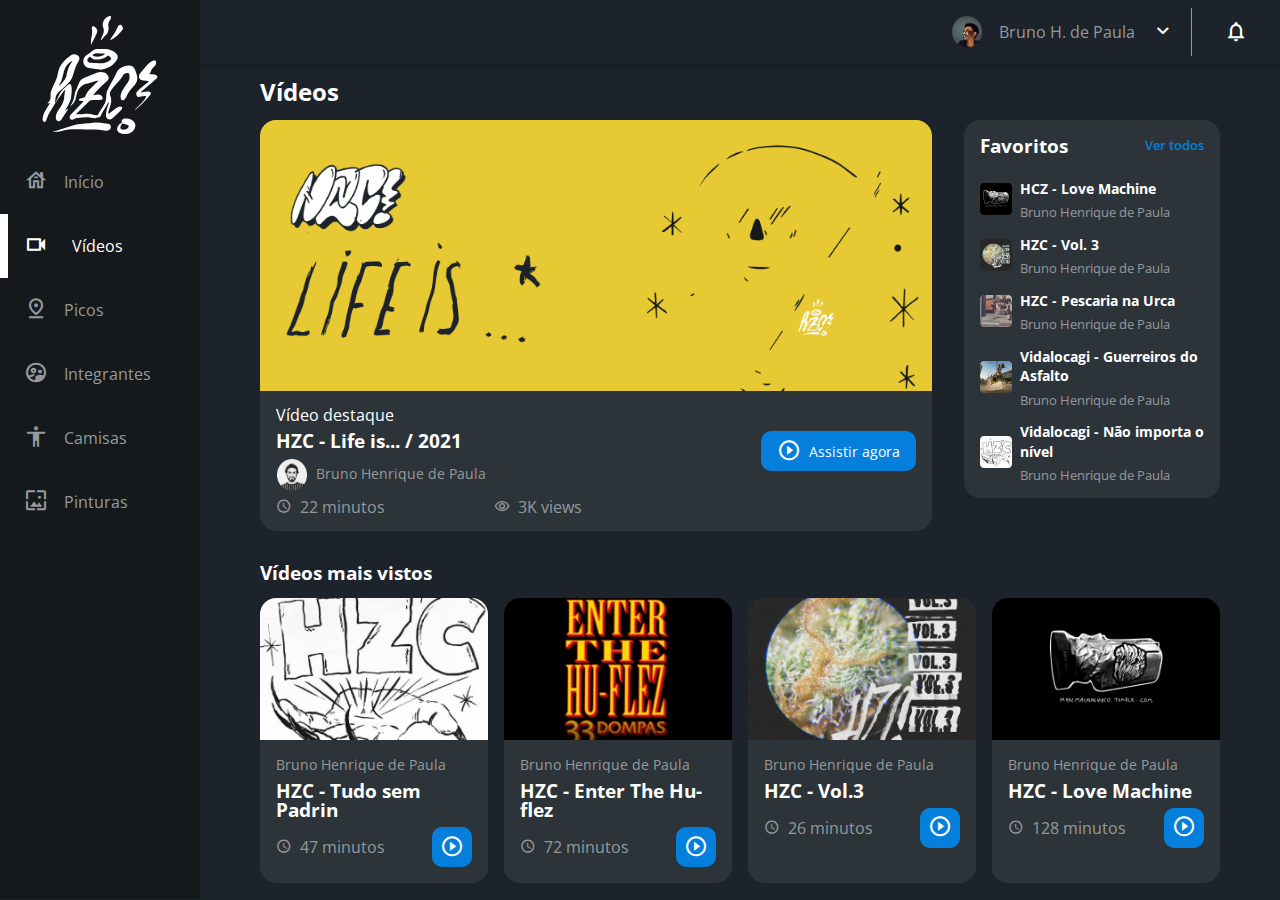
<file: videos__index.html>
<!DOCTYPE html>
<html lang="pt-br">
<head>
  <meta charset="UTF-8">
  <meta http-equiv="X-UA-Compatible" content="IE=edge">
  <meta name="viewport" content="width=device-width, initial-scale=1.0">
  <title>HZC - Vídeos</title>

  <link rel="preconnect" href="https://fonts.googleapis.com">
  <link rel="preconnect" href="https://fonts.gstatic.com" crossorigin>
  <link rel="stylesheet" href="https://fonts.googleapis.com/css2?family=Open+Sans:wght@400;600;700&display=swap">
  <link rel="stylesheet" href="assets/css/reset.css">
  <link rel="stylesheet" href="assets/css/style.css">
  <link rel="stylesheet" href="assets/css/cabecalho.css">
  <link rel="stylesheet" href="assets/css/menu-lateral.css">
  <link rel="stylesheet" href="assets/css/notificacoes.css">
  <link rel="stylesheet" href="assets/css/principal-videos.css">
  <link rel="stylesheet" href="assets/css/cartao.css">
  <link rel="stylesheet" href="assets/css/cartao--destaque-videos.css">
  <link rel="stylesheet" href="assets/css/secao.css">
</head>

<body>
  <header class="cabecalho">
    <button class="cabecalho__menu" aria-label="Menu"><i></i></button>
    <img src="assets/img/logo.svg" alt="Logotipo HZC" class="cabecalho__logo">
    <p class="cabecalho__perfil">Bruno H. de Paula</p>
    <button class="cabecalho__notificacao" aria-label="Notificação"><i></i></button>
  </header>
  
  <nav class="menu-lateral menu-lateral--videos">
    <img src="assets/img/logo.svg" alt="Logo HZC" class="menu-lateral__logo">
    <a href="index.html" class="menu-lateral__link menu-lateral__link--inicio">Início</a>
    <a href="videos__index.html" class="menu-lateral__link menu-lateral__link--videos menu-lateral__link--ativo">Vídeos</a>
    <a href="#" class="menu-lateral__link menu-lateral__link--picos">Picos</a>
    <a href="#" class="menu-lateral__link menu-lateral__link--integrantes">Integrantes</a>
    <a href="#" class="menu-lateral__link menu-lateral__link--camisas">Camisas</a>
    <a href="#" class="menu-lateral__link menu-lateral__link--pinturas">Pinturas</a>
  </nav>

  <article class="notificacoes">
    <ul class="notificacoes__lista">
      <li class="notificacoes__item">
        <img src="assets/img/miniatura_1.png" alt="Miniatura notificação" class="notificacoes__item--miniatura">
        <h4 class="notificacoes__item--titulo">Título da Notificação</h4>
        <p class="notificacoes__item--descricao">Um breve resumo da descrição</p>
      </li>
      <li class="notificacoes__item">
        <img src="assets/img/miniatura_2.png" alt="Miniatura notificação" class="notificacoes__item--miniatura">
        <h4 class="notificacoes__item--titulo">Título da Notificação</h4>
        <p class="notificacoes__item--descricao">Um breve resumo da descrição</p>
      </li>
      <li class="notificacoes__item">
        <img src="assets/img/miniatura_3.png" alt="Miniatura notificação" class="notificacoes__item--miniatura">
        <h4 class="notificacoes__item--titulo">Título da Notificação</h4>
        <p class="notificacoes__item--descricao">Um breve resumo da descrição</p>
      </li>
      <li class="notificacoes__item">
        <img src="assets/img/miniatura_4.png" alt="Miniatura notificação" class="notificacoes__item--miniatura">
        <h4 class="notificacoes__item--titulo">Título da Notificação</h4>
        <p class="notificacoes__item--descricao">Um breve resumo da descrição</p>
      </li>
      <li class="notificacoes__item">
        <img src="assets/img/miniatura_5.png" alt="Miniatura notificação" class="notificacoes__item--miniatura">
        <h4 class="notificacoes__item--titulo">Título da Notificação</h4>
        <p class="notificacoes__item--descricao">Um breve resumo da descrição</p>
      </li>
    </ul>
    <button class="notificacoes__botao">Ver todas as notificações</button>
  </article>

  <main class="principal">
    <h2 class="principal__titulo titulo-principal">Vídeos</h2>

    <article class="cartao cartao--destaque video-destaque">
      <img src="assets/img/banner-mobile_1.png" alt="Banner Cartão" class="cartao__imagem cartao__imagem--mobile">
      <img src="assets/img/banner_1.png" alt="Banner Cartão" class="cartao__imagem cartao__imagem--desktop">
      <div class="cartao__conteudo cartao__conteudo--destaque">
        <p class="cartao__destaque">Vídeo destaque</p>
        <h3 class="cartao__titulo cartao__titulo--videos">HZC - Life is... / 2021</h3>
        <p class="cartao__criador">Bruno Henrique de Paula</p>
        <p class="cartao__info cartao__info--tempo">22 minutos</p>
        <p class="cartao__info cartao__info--views">3K views</p>
        <button class="cartao__botao cartao__botao--play cartao__botao--destaque cartao__botao--destaque-videos">Assistir agora</button>
      </div>
    </article>

    <article class="cartao cartao--favoritos videos-favoritos">
      <h3 class="cartao__titulo">Favoritos</h3>
      <a href="#" class="cartao__link">Ver todos</a>

      <ul class="cartao__lista">
        <li class="cartao__item">
          <img src="assets/img/miniatura_1.png" alt="thumbnail" class="cartao__item--thumbnail">
          <h4 class="cartao__item--titulo">HCZ - Love Machine</h4>
          <p class="cartao__item--perfil">Bruno Henrique de Paula</p>
        </li>
        <li class="cartao__item">
          <img src="assets/img/miniatura_2.png" alt="thumbnail" class="cartao__item--thumbnail">
          <h4 class="cartao__item--titulo">HZC - Vol. 3</h4>
          <p class="cartao__item--perfil">Bruno Henrique de Paula</p>
        </li>
        <li class="cartao__item">
          <img src="assets/img/miniatura_3.png" alt="thumbnail" class="cartao__item--thumbnail">
          <h4 class="cartao__item--titulo">HZC - Pescaria na Urca</h4>
          <p class="cartao__item--perfil">Bruno Henrique de Paula</p>
        </li>
        <li class="cartao__item">
          <img src="assets/img/miniatura_4.png" alt="thumbnail" class="cartao__item--thumbnail">
          <h4 class="cartao__item--titulo">Vidalocagi - Guerreiros do Asfalto</h4>
          <p class="cartao__item--perfil">Bruno Henrique de Paula</p>
        </li>
        <li class="cartao__item">
          <img src="assets/img/miniatura_5.png" alt="thumbnail" class="cartao__item--thumbnail">
          <h4 class="cartao__item--titulo">Vidalocagi - Não importa o nível</h4>
          <p class="cartao__item--perfil">Bruno Henrique de Paula</p>
        </li>
      </ul>
    </article>

    <section class="secao secao-videos">
      <h3 class="secao__titulo titulo-videos-mais-vistos">Vídeos mais vistos</h3>
      
      <article class="cartao">
        <img src="assets/img/video_1.png" alt="Banner Cartão" class="cartao__imagem">
        <div class="cartao__conteudo">
          <p class="cartao__criador">Bruno Henrique de Paula</p>
          <h3 class="cartao__titulo">HZC - Tudo sem Padrin</h3>
          <p class="cartao__info cartao__info--tempo">47 minutos</p>
          <button class="cartao__botao cartao__botao--play"></button>
        </div>
      </article>

      <article class="cartao">
        <img src="assets/img/video_2.png" alt="Banner Cartão" class="cartao__imagem">
        <div class="cartao__conteudo">
          <p class="cartao__criador">Bruno Henrique de Paula</p>
          <h3 class="cartao__titulo">HZC - Enter The Hu-flez</h3>
          <p class="cartao__info cartao__info--tempo">72 minutos</p>
          <button class="cartao__botao cartao__botao--play"></button>
        </div>
      </article>

      <article class="cartao">
        <img src="assets/img/video_3.png" alt="Banner Cartão" class="cartao__imagem">
        <div class="cartao__conteudo">
          <p class="cartao__criador">Bruno Henrique de Paula</p>
          <h3 class="cartao__titulo">HZC - Vol.3</h3>
          <p class="cartao__info cartao__info--tempo">26 minutos</p>
          <button class="cartao__botao cartao__botao--play"></button>
        </div>
      </article>

      <article class="cartao">
        <img src="assets/img/video_4.png" alt="Banner Cartão" class="cartao__imagem">
        <div class="cartao__conteudo">
          <p class="cartao__criador">Bruno Henrique de Paula</p>
          <h3 class="cartao__titulo">HZC - Love Machine</h3>
          <p class="cartao__info cartao__info--tempo">128 minutos</p>
          <button class="cartao__botao cartao__botao--play"></button>
        </div>
      </article>
    </section>

  <script src="main.js"></script>
</body>
</html>
</file>
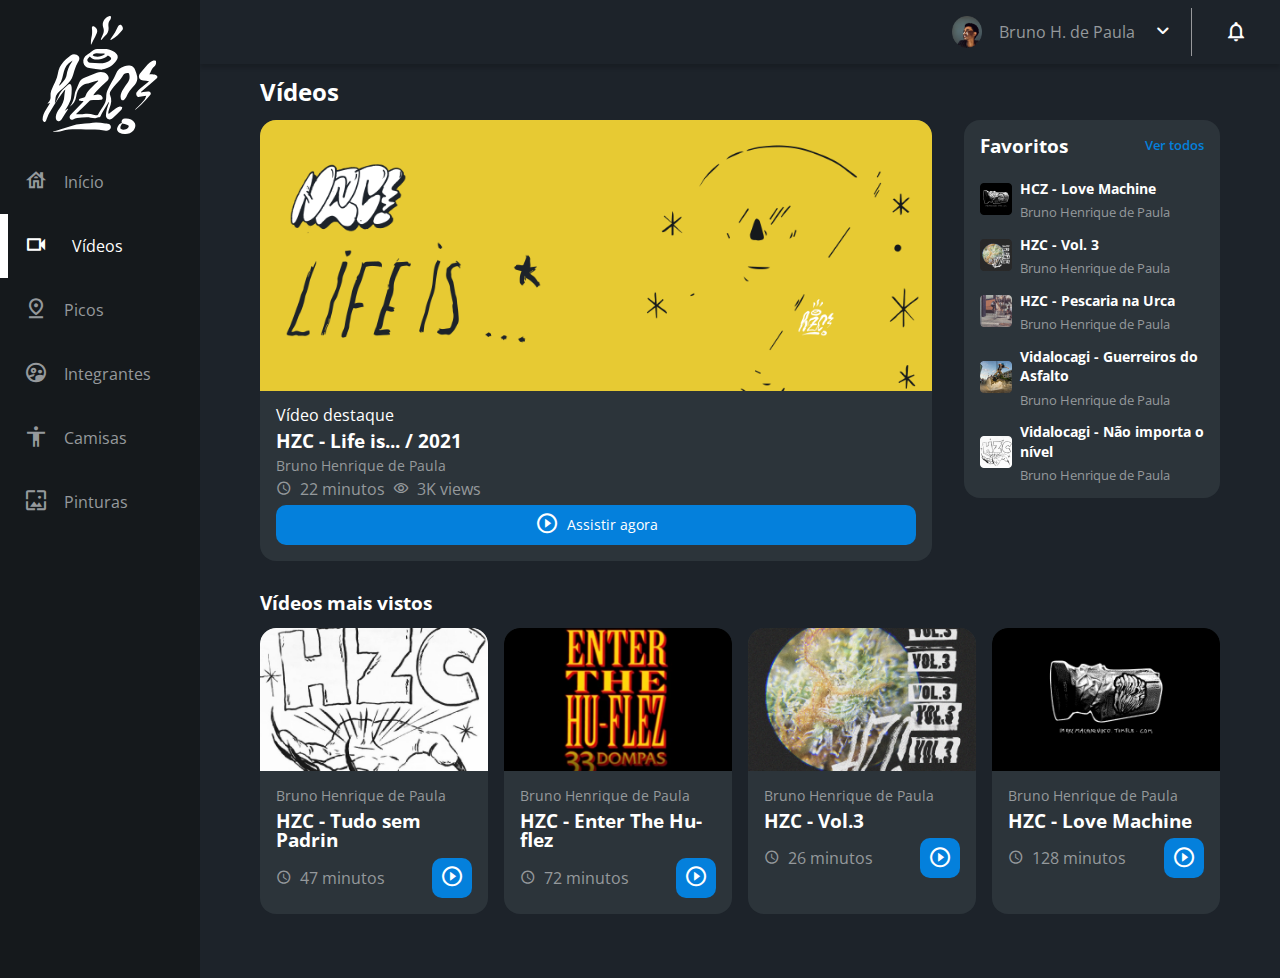
<file: videos/videos__index.html>
<!DOCTYPE html>
<html lang="pt-br">
<head>
  <meta charset="UTF-8">
  <meta http-equiv="X-UA-Compatible" content="IE=edge">
  <meta name="viewport" content="width=device-width, initial-scale=1.0">
  <title>HZC - Vídeos</title>

  <link rel="preconnect" href="https://fonts.googleapis.com">
  <link rel="preconnect" href="https://fonts.gstatic.com" crossorigin>
  <link rel="stylesheet" href="https://fonts.googleapis.com/css2?family=Open+Sans:wght@400;600;700&display=swap">
  <link rel="stylesheet" href="../assets/css/reset.css">
  <link rel="stylesheet" href="../assets/css/style.css">
  <link rel="stylesheet" href="../assets/css/cabecalho.css">
  <link rel="stylesheet" href="../assets/css/menu-lateral.css">
  <link rel="stylesheet" href="../assets/css/notificacoes.css">
  <link rel="stylesheet" href="../assets/css/principal.css">
  <link rel="stylesheet" href="../assets/css/cartao--destaque.css">
  <link rel="stylesheet" href="../assets/css/cartao.css">
  <link rel="stylesheet" href="../assets/css/cartao--destaque.css">
  <link rel="stylesheet" href="../assets/css/secao.css">
</head>

<body>
  <header class="cabecalho">
    <button class="cabecalho__menu" aria-label="Menu"><i></i></button>
    <img src="../assets/img/logo.svg" alt="Logotipo HZC" class="cabecalho__logo">
    <p class="cabecalho__perfil">Bruno H. de Paula</p>
    <button class="cabecalho__notificacao" aria-label="Notificação"><i></i></button>
  </header>
  
  <nav class="menu-lateral menu-lateral--videos">
    <img src="../assets/img/logo.svg" alt="Logo HZC" class="menu-lateral__logo">
    <a href="../index.html" class="menu-lateral__link menu-lateral__link--inicio">Início</a>
    <a href="videos__index.html" class="menu-lateral__link menu-lateral__link--videos menu-lateral__link--ativo">Vídeos</a>
    <a href="#" class="menu-lateral__link menu-lateral__link--picos">Picos</a>
    <a href="#" class="menu-lateral__link menu-lateral__link--integrantes">Integrantes</a>
    <a href="#" class="menu-lateral__link menu-lateral__link--camisas">Camisas</a>
    <a href="#" class="menu-lateral__link menu-lateral__link--pinturas">Pinturas</a>
  </nav>

  <article class="notificacoes">
    <ul class="notificacoes__lista">
      <li class="notificacoes__item">
        <img src="../assets/img/miniatura_1.png" alt="Miniatura notificação" class="notificacoes__item--miniatura">
        <h4 class="notificacoes__item--titulo">Título da Notificação</h4>
        <p class="notificacoes__item--descricao">Um breve resumo da descrição</p>
      </li>
      <li class="notificacoes__item">
        <img src="../assets/img/miniatura_2.png" alt="Miniatura notificação" class="notificacoes__item--miniatura">
        <h4 class="notificacoes__item--titulo">Título da Notificação</h4>
        <p class="notificacoes__item--descricao">Um breve resumo da descrição</p>
      </li>
      <li class="notificacoes__item">
        <img src="../assets/img/miniatura_3.png" alt="Miniatura notificação" class="notificacoes__item--miniatura">
        <h4 class="notificacoes__item--titulo">Título da Notificação</h4>
        <p class="notificacoes__item--descricao">Um breve resumo da descrição</p>
      </li>
      <li class="notificacoes__item">
        <img src="../assets/img/miniatura_4.png" alt="Miniatura notificação" class="notificacoes__item--miniatura">
        <h4 class="notificacoes__item--titulo">Título da Notificação</h4>
        <p class="notificacoes__item--descricao">Um breve resumo da descrição</p>
      </li>
      <li class="notificacoes__item">
        <img src="../assets/img/miniatura_5.png" alt="Miniatura notificação" class="notificacoes__item--miniatura">
        <h4 class="notificacoes__item--titulo">Título da Notificação</h4>
        <p class="notificacoes__item--descricao">Um breve resumo da descrição</p>
      </li>
    </ul>
    <button class="notificacoes__botao">Ver todas as notificações</button>
  </article>

  <main class="principal">
    <h2 class="principal__titulo titulo-principal">Vídeos</h2>

    <article class="cartao cartao--destaque video-destaque">
      <img src="../assets/img/banner-mobile_1.png" alt="Banner Cartão" class="cartao__imagem cartao__imagem--mobile">
      <img src="../assets/img/banner_1.png" alt="Banner Cartão" class="cartao__imagem cartao__imagem--desktop">
      <div class="cartao__conteudo cartao__conteudo--destaque">
        <p class="cartao__destaque">Vídeo destaque</p>
        <h3 class="cartao__titulo cartao__titulo--videos">HZC - Life is... / 2021</h3>
        <p class="cartao__criador cartao__criador--videos cartao__criador-miniatura">Bruno Henrique de Paula</p>
        <p class="cartao__info cartao__info--tempo">22 minutos</p>
        <p class="cartao__info cartao__info--views">3K views</p>
        <button class="cartao__botao cartao__botao--play cartao__botao--destaque cartao__botao--destaque-videos">Assistir agora</button>
      </div>
    </article>

    <article class="cartao cartao--recentes videos-recentes">
      <h3 class="cartao__titulo">Favoritos</h3>
      <a href="#" class="cartao__link">Ver todos</a>

      <ul class="cartao__lista">
        <li class="cartao__item">
          <img src="../assets/img/miniatura_1.png" alt="thumbnail" class="cartao__item--thumbnail">
          <h4 class="cartao__item--titulo">HCZ - Love Machine</h4>
          <p class="cartao__item--perfil">Bruno Henrique de Paula</p>
        </li>
        <li class="cartao__item">
          <img src="../assets/img/miniatura_2.png" alt="thumbnail" class="cartao__item--thumbnail">
          <h4 class="cartao__item--titulo">HZC - Vol. 3</h4>
          <p class="cartao__item--perfil">Bruno Henrique de Paula</p>
        </li>
        <li class="cartao__item">
          <img src="../assets/img/miniatura_3.png" alt="thumbnail" class="cartao__item--thumbnail">
          <h4 class="cartao__item--titulo">HZC - Pescaria na Urca</h4>
          <p class="cartao__item--perfil">Bruno Henrique de Paula</p>
        </li>
        <li class="cartao__item">
          <img src="../assets/img/miniatura_4.png" alt="thumbnail" class="cartao__item--thumbnail">
          <h4 class="cartao__item--titulo">Vidalocagi - Guerreiros do Asfalto</h4>
          <p class="cartao__item--perfil">Bruno Henrique de Paula</p>
        </li>
        <li class="cartao__item">
          <img src="../assets/img/miniatura_5.png" alt="thumbnail" class="cartao__item--thumbnail">
          <h4 class="cartao__item--titulo">Vidalocagi - Não importa o nível</h4>
          <p class="cartao__item--perfil">Bruno Henrique de Paula</p>
        </li>
      </ul>
    </article>

    <section class="secao secao-videos">
      <h3 class="secao__titulo titulo-videos-mais-vistos">Vídeos mais vistos</h3>
      
      <article class="cartao">
        <img src="../assets/img/video_1.png" alt="Banner Cartão" class="cartao__imagem">
        <div class="cartao__conteudo">
          <p class="cartao__criador">Bruno Henrique de Paula</p>
          <h3 class="cartao__titulo">HZC - Tudo sem Padrin</h3>
          <p class="cartao__info cartao__info--tempo">47 minutos</p>
          <button class="cartao__botao cartao__botao--play"></button>
        </div>
      </article>

      <article class="cartao">
        <img src="../assets/img/video_2.png" alt="Banner Cartão" class="cartao__imagem">
        <div class="cartao__conteudo">
          <p class="cartao__criador">Bruno Henrique de Paula</p>
          <h3 class="cartao__titulo">HZC - Enter The Hu-flez</h3>
          <p class="cartao__info cartao__info--tempo">72 minutos</p>
          <button class="cartao__botao cartao__botao--play"></button>
        </div>
      </article>

      <article class="cartao">
        <img src="../assets/img/video_3.png" alt="Banner Cartão" class="cartao__imagem">
        <div class="cartao__conteudo">
          <p class="cartao__criador">Bruno Henrique de Paula</p>
          <h3 class="cartao__titulo">HZC - Vol.3</h3>
          <p class="cartao__info cartao__info--tempo">26 minutos</p>
          <button class="cartao__botao cartao__botao--play"></button>
        </div>
      </article>

      <article class="cartao">
        <img src="../assets/img/video_4.png" alt="Banner Cartão" class="cartao__imagem">
        <div class="cartao__conteudo">
          <p class="cartao__criador">Bruno Henrique de Paula</p>
          <h3 class="cartao__titulo">HZC - Love Machine</h3>
          <p class="cartao__info cartao__info--tempo">128 minutos</p>
          <button class="cartao__botao cartao__botao--play"></button>
        </div>
      </article>
    </section>

  <script src="../main.js"></script>
</body>
</html>
</file>
<file: assets/css/style.css>
@font-face {
  font-family: 'icones';
  src: url(../font/icones.ttf);
}

body {
  background-color: #1D232A;
  color: #FFFFFF;
  font-family: 'Open Sans', 'icones', sans-serif;
}

button {
  cursor: pointer;
}

@media screen and (min-width: 1024px) {
  body{
    display: grid;
    grid-template-columns: auto 1fr;
  }
}
</file>
<file: assets/css/cabecalho.css>
/* CABEÇALHO */
.cabecalho {
  align-items: center;
  background-color: #15191C;
  box-shadow: 0px 4px 4px rgb(0 0 0 / 16%);
  display: flex;
  justify-content: space-between;
  padding: 0.5rem 1rem;
  z-index: 1;
}

.cabecalho__menu i::before {
  content: "\e904";
  font-size: 1.5rem;
}

.cabecalho__logo {
  width: 2.5rem;
}

.cabecalho__perfil {
  display: none;
}

.cabecalho__notificacao i::before {
  content: "\e906";
  cursor: pointer;
  font-size: 1.5rem;
}

@media screen and (min-width: 1024px) {
  .cabecalho {
    background-color: #1D232A;
    box-sizing: border-box;
    column-gap: 2rem;
    grid-column: 2;
    grid-template-columns: 1fr auto;
    height: 4rem;
    justify-content: flex-end;
    padding: 1rem 2rem;
  }

  .cabecalho__menu {
    display: none;
  }

  .cabecalho__logo {
    display: none;
  }

  .cabecalho__perfil {
    align-items: center;
    border-right: 1px solid #98999C;
    color: #95999C;
    gap: 1rem;
    display: grid;
    grid-template-columns: auto 1fr auto;
    padding: 0.5rem 1rem;
  }

  .cabecalho__perfil::before {
    background-image: url(../img/profile_1.png);
    background-position: center;
    background-repeat: no-repeat;
    background-size: contain;
    content: "";
    display: block;
    height: 2rem;
    width: 2rem;
  }

  .cabecalho__perfil::after {
    content: "\e90d";
    color: #FFFFFF;
    font-size: 1.5rem;
  }
}
</file>
<file: assets/css/menu-lateral.css>
/* MEU LATERAL */
.menu-lateral {
  background-color: #15191C;
  display: flex;
  flex-direction: column;
  height: 100vh;
  left: -100vw;
  position: absolute;
  transition: all, 0.4s;
  width: 75vw;
  z-index: 1;
}

.menu-lateral--ativo{
  left: 0;
  transition: all, 0.4s;
}

.menu-lateral__logo {
  align-self: center;
  padding: 1rem;
  width: 7.4rem;
}

.menu-lateral__link {
  align-items: center;
  color: #95999C;
  display: flex;
  height: 4rem;
  padding-left: 4rem;
}

.menu-lateral__link--ativo {
  color: #FFFFFF;
  border-left: 0.5rem solid #FFFFFF;
}

.menu-lateral__link::before {
  content: "\e90e";
  font-size: 1.5rem;
  left: 1.5rem;
  position: absolute;
}

.menu-lateral__link--inicio::before {
  content: "\e902";
}

.menu-lateral__link--videos::before {
  content: "\e90e";
}

.menu-lateral__link--picos::before {
  content: "\e909";
}

.menu-lateral__link--integrantes::before {
  content: "\e903";
}

.menu-lateral__link--camisas::before {
  content: "\e900";
}

.menu-lateral__link--pinturas::before {
  content: "\e90a";
}

@media screen and (min-width: 1024px) {
  .menu-lateral {
    grid-column: 1;
    grid-row: 1 / span 2;
    position: static;
    width: 200px;
  }

  .menu-lateral--videos {
    height: 100%;
  }
}
</file>
<file: assets/css/notificacoes.css>
/* NOTIFICAÇÕES */
.notificacoes {
  background-color: #15191C;
  border-radius: 0 0 1rem 1rem;
  display: flex;
  flex-direction: column;
  height: auto;
  position: absolute;
  right: 0;
  top: -100vh;
  transition: all, 0.4s;
  width: auto;
}

.notificacoes--ativo {
  top: 3.5rem;
  transition: all, 0.4s;
}

.notificacoes__lista {
  border-bottom: 0.1px solid #95999c6e;
  display: grid;
  padding: 1rem;
  row-gap: 1rem;
}

.notificacoes__item {
  align-items: center;
  display: grid;
  column-gap: 0.5rem;
  grid-template-columns: auto 1fr;
  grid-template-areas: 
      "notificacoes__item--miniatura notificacoes__item--titulo"
      "notificacoes__item--hora notificacoes__item--descricao"
  ;
}

.notificacoes__item--miniatura {
  grid-area: notificacoes__item--miniatura;
  grid-row: span 2;
  width: 2rem;
}

.notificacoes__item--titulo {
  color: #FFFFFF;
  font-size: 1rem;
  grid-area: notificacoes__item--titulo;
}

.notificacoes__item--descricao {
  color: #95999C;
  font-size: 0.7rem;
  grid-area: notificacoes__item--descricao;
}

.notificacoes__botao {
  color: #95999c9d;
  font-size: 0.8rem;
  justify-self: center;
  padding-top: 0.5rem;
  padding-bottom: 1rem;
  text-decoration: underline;
}

@media screen and (min-width: 1024px) {  
  .notificacoes--ativo {
    top: 4rem;
  }

  .notificacoes__lista {
    padding: 1.3rem 2rem 1.3rem 1.3rem;
    row-gap: 1.2rem;
  }

  .notificacoes__item {
    column-gap: 0.7rem;
  }

  .notificacoes__item--miniatura {
    width: 2.7rem;
  }
}
</file>
<file: assets/css/principal.css>
/* PRINCIPAL */
.principal {
  display: grid;
  padding: 1.5rem 1rem;
  row-gap: 1rem;
}

.principal__titulo {
  font-size: 1.5rem;
  font-weight: 700;
}

.principal__titulo--produtos {
  margin-top: 2rem;
}

@media screen and (min-width: 1024px) {
  .principal {
    column-gap: 2rem;
    grid-column: 2;
    grid-template-columns: auto 1fr auto;
    grid-template-areas: 
        "titulo-principal titulo-principal titulo-principal"
        "video-destaque video-destaque videos-recentes"
        "secao-videos secao-videos secao-videos"
        "titulo-produtos titulo-produtos titulo-produtos"
        "novas-artes produto-destaque produto-destaque"
        "secao-produtos secao-produtos secao-produtos"
    ;
    padding: 1rem 3.75rem;
  }

  .titulo-principal {
    grid-area: titulo-principal;
  }

  .video-destaque {
    grid-area: video-destaque;
  }

  .secao-videos {
    grid-area: secao-videos;
  }

  .titulo-videos-mais-vistos {
    grid-column: span 4;
  }

  .principal__titulo--produtos {
    margin-top: 1rem;
  }

  .titulo-produtos {
    grid-area: titulo-produtos;
  }

  .produto-destaque {
    grid-area: produto-destaque;
  }

  .novas-artes {
    grid-area: novas-artes;
  }

  .secao-produtos {
    grid-area: secao-produtos;
  }

  .titulo-camisas-mais-recentes {
    grid-column: span 4;
  }
}
</file>
<file: assets/css/cartao.css>
/* CARTÃO */
.cartao {
  background-color: #2C343A;
  border-radius: 1rem;
  overflow: hidden;
  width: 100%;
}

.mapa {
  background-color: #2C343A;
  border-radius: 1rem;
  overflow: hidden;
  width: 100%;
}


/* IMAGENS */
.cartao__imagem {
  width: inherit;
}

.cartao__imagem--mobile {
  display: block;
}

.cartao__imagem--desktop {
  display: none;
}

.mapa__imagem {
  height: 50vh;
  width: fit-content;
}



/* CONTEÚDO */
.cartao__conteudo {
  display: grid;
  gap: 0.5rem;
  grid-template-columns: auto 1fr;
  padding: 1rem;
}

.cartao__titulo {
  font-size: 1.2rem;
  font-weight: 700;
  grid-column: span 2;
}

.cartao__criador {
  color: #95999C;
  font-size: 0.9rem;
  grid-column: span 2;
}

.cartao__info {
  align-items: center;
  color: #95999C;
  display: flex;
}

.cartao__botao {
  align-items: center;
  background-color: #0480DC;
  border-radius: 10px;
  display: flex;
  font-size: 0.9rem;
  height: 2.5rem;
  justify-content: center;
  justify-self: flex-end;
  width: 2.5rem;
}



/* RECENTES E FAVORITOS */
.cartao--recentes {
  display: none;
}

.cartao--favoritos {
  display: none;
}


/* VÍDEOS */
.cartao__info--tempo {
  align-items: center;
  display: flex;
}

.cartao__info--tempo::before {
  content: "\e90c";
  margin-right: 0.5rem;
}

.cartao__info--views {
  align-items: center;
  display: flex;
}

.cartao__info--views::before {
  content: "\e90f";
  margin-right: 0.5rem;
}

.cartao__botao--play::before {
  content: "\e90b";
  font-size: 1.5rem;
}



/* PRODUTOS */
.cartao__info--preco {
  align-items: center;
  display: flex;
}

.cartao__info--preco::before {
  content: "\e905";
  margin-right: 0.5rem;
}

.cartao__botao--comprar {
  align-items: center;
  display: flex;
}

.cartao__botao--comprar::before {
  content: "\e901";
  font-size: 1.5rem;
}



/* PICOS */
.cartao__botao--pico {
  align-items: center;
  display: flex;
}

.cartao__botao--pico::before {
  content: "\e908";
  font-size: 1.5rem;
}


@media screen and (min-width:1024px) {
  .cartao__imagem--mobile {
    display: none;
  }

  .cartao__imagem--desktop {
    display: block;
  }

  .mapa__imagem {
    height: 100%;
    width: 100%;
  }

  /* RECENTES E FAVORITOS */
  .cartao--recentes {
    align-items: center;
    align-self: flex-start;
    box-sizing: border-box;
    display: grid;
    grid-template-columns: 1fr auto;
    padding: 1rem;
    row-gap: 1.5rem;
    width: 256px;
  }

  .cartao--favoritos {
    align-items: center;
    align-self: flex-start;
    box-sizing: border-box;
    display: grid;
    grid-template-columns: 1fr auto;
    padding: 1rem;
    row-gap: 1.5rem;
    width: 256px;
  }

  .cartao--recentes .cartao__titulo {
    grid-column: auto;
  }

  .cartao--favoritos .cartao__titulo {
    grid-column: auto;
  }

  .cartao__link {
    color: #0480DC;
    font-size: 0.8rem;
    font-weight: 600;
    justify-self: flex-end;
  }

  .cartao__lista {
    display: grid;
    grid-column: span 2;
    row-gap: 1rem;
  }

  .cartao__item {
    align-items: center;
    display: grid;
    grid-template-columns: auto 1fr;
    gap: 0.5rem;
  }

  .cartao__item--thumbnail {
    grid-row: span 2;
    width: 2rem;
  }

  .cartao__item--titulo {
    font-size: 0.9rem;
    font-weight: 700;
    line-height: 1.2rem;
  }

  .cartao__item--perfil {
    color: #95999C;
    font-size: 0.8rem;
  }
}
</file>
<file: assets/css/cartao--destaque.css>
/* CARTÃO DESTAQUE */
.cartao--destaque {
  height: fit-content;
  margin-bottom: 1rem;
}

.cartao__destaque {
  grid-column: span 2;
}

.cartao__botao--destaque {
  grid-column: span 2;
  width: 100%;
}

.cartao__botao--destaque::before {
  margin-right: 0.5rem;
}
</file>
<file: assets/css/secao.css>
/* SEÇÃO */
.secao {
  display: grid;
  gap: 1rem;
  width: 100%;
}

.secao__titulo {
  font-size: 1.2rem;
  font-weight: 700;
}

@media screen and (min-width: 1024px) {
  .secao {
    grid-template-columns: repeat(4, 1fr);
  }
}
</file>
<file: assets/css/erro.css>
body {
  display: flex;
  justify-content: center;
}

.principal {
  align-items: center;
  display: flex;
  flex-direction: column;
  position: absolute;
  top: 40vh;
}

.principal__titulo {
  font-size: 1.5rem;
  font-weight: 700;
}

.principal__botao {
  background-color: #0480DC;
  border-radius: 1rem;
  box-shadow: 0px 4px 4px rgb(0 0 0 / 16%);
  height: 2.5rem;
  margin-top: 1rem;
  width: 25%;
}
</file>
<file: assets/css/principal-picos.css>
/* PRINCIPAL */
.principal {
  display: grid;
  padding: 1.5rem 1rem;
  row-gap: 1rem;
}

.principal__titulo {
  font-size: 1.5rem;
  font-weight: 700;
}

@media screen and (min-width: 1024px) {
  .principal {
    column-gap: 2rem;
    grid-column: 2;
    grid-template-columns: auto 1fr auto;
    grid-template-areas: 
        "titulo-principal titulo-principal titulo-principal"
        "mapa-destaque mapa-destaque picos-favoritos"
        "secao-picos secao-picos secao-picos"
    ;
    padding: 1rem 3.75rem;
  }

  .titulo-principal {
    grid-area: titulo-principal;
  }

  .mapa-destaque {
    grid-area: mapa-destaque;
  }

  .picos-favoritos {
    grid-area: picos-favoritos;
  }

  .secao-picos {
    grid-area: secao-picos;
  }

  .titulo-picos-mais-visitados {
    grid-column: span 4;
  }
}
</file>
<file: assets/css/cartao--destaque-picos.css>
/* CARTÃO DESTAQUE */
.mapa--destaque {
  margin-bottom: 1rem;
}


@media screen and (min-width:1024px) {
  
}
</file>
<file: assets/css/principal-videos.css>
/* PRINCIPAL */
.principal {
  display: grid;
  padding: 1.5rem 1rem;
  row-gap: 1rem;
}

.principal__titulo {
  font-size: 1.5rem;
  font-weight: 700;
}

@media screen and (min-width: 1024px) {
  .principal {
    column-gap: 2rem;
    grid-column: 2;
    grid-template-columns: auto 1fr auto;
    grid-template-areas: 
        "titulo-principal titulo-principal titulo-principal"
        "video-destaque video-destaque videos-favoritos"
        "secao-videos secao-videos secao-videos"
    ;
    padding: 1rem 3.75rem;
  }

  .titulo-principal {
    grid-area: titulo-principal;
  }

  .video-destaque {
    grid-area: video-destaque;
  }

  .videos-favoritos {
    grid-area: videos-favoritos;
  }

  .secao-videos {
    grid-area: secao-videos;
  }

  .titulo-videos-mais-vistos {
    grid-column: span 4;
  }
}
</file>
<file: assets/css/cartao--destaque-videos.css>
/* CARTÃO DESTAQUE */
.cartao--destaque {
  height: fit-content;
  margin-bottom: 1rem;
}

.cartao__destaque {
  grid-column: span 2;
}

.cartao__botao--destaque {
  grid-column: span 2;
  width: 100%;
}

.cartao__botao--destaque::before {
  margin-right: 0.5rem;
}

.cartao--destaque .cartao__criador {
  align-items: center;
  display: grid;
  gap: 0.5rem;
  grid-template-columns: auto 1fr;
}

.cartao--destaque .cartao__criador::before {
  background-image: url(../img/profile_2.png);
  background-position: center;
  background-repeat: no-repeat;
  background-size: contain;
  content: "";
  height: 2rem;
  width: 2rem;
}

@media screen and (min-width:1024px) {
  .cartao--destaque .cartao__criador {
    grid-column: 1;
  }

  .cartao--destaque .cartao__titulo {
    grid-column: 1;
  }

  .cartao__botao--destaque {
    grid-column: 2;
    grid-row: 2 / span 2;
    padding: 1rem;
    width: auto;
  }
}
</file>
<file: assets/css/principal-modelo-picos.css>
/* PRINCIPAL */
.principal {
  display: grid;
  padding: 1.5rem 1rem;
  row-gap: 1rem;
}

.principal__pico {
  border-radius: 1rem;
  height: 40vh;
  width: 100%;
}

.principal__titulo {
  font-size: 1.5rem;
  font-weight: 700;
}

.perfil-criador {
  align-items: center;
  display: grid;
  gap: 0.5rem;
  grid-template-columns: auto 1fr;
}

.perfil-criador::before {
  background-image: url(../img/profile_2.png);
  background-position: center;
  background-repeat: no-repeat;
  background-size: contain;
  content: "";
  height: 2rem;
  width: 2rem;
}

.info-pico--views {
  align-items: center;
  display: flex;
}

.info-pico--views::before {
  content: "\e90f";
  margin-right: 0.5rem;
}

.principal__conteudo--paragrafo {
  color: #FFFFFF;
  grid-column: span 2;
  font-size: 1rem;
  font-weight: 400;
  line-height: 2rem;
}

.principal__conteudo--foto-artigo {
  grid-column: span 2;
}

.principal__conteudo--foto {
  border-radius: 1rem;
  margin-bottom: 1rem;
  width: 100%;
}

.info-pico {
  align-items: center;
  color: #95999C;
  display: flex;
}


@media screen and (min-width: 768px) {
  .principal__conteudo {
    display: grid;
    grid-template-columns: 1.27fr 1fr;
    gap: 1rem;
    margin: 1rem;
  }

  .principal__pico {
    height: 50vh;
  }
}


@media screen and (min-width: 1024px) {
  .principal {
    column-gap: 2rem;
    grid-column: 2;
    grid-template-columns: auto 1fr 0.5fr;
    grid-template-areas:
        "principal__pico principal__pico secao-picos-similares"
        "titulo-principal titulo-principal secao-picos-similares"
        "perfil-criador info-pico secao-picos-similares"
        "conteudo-principal conteudo-principal secao-picos-similares"
    ;
    padding: 1rem 3.75rem;
  }

  .principal__pico {
    grid-area: principal__pico;
  }

  .secao-picos-similares {
    grid-area: secao-picos-similares;
  }

  .titulo-principal {
    grid-area: titulo-principal;
  }

  .perfil-criador {
    grid-area: perfil-criador;
  }

  .info-pico {
    grid-area: info-pico;
    justify-self: flex-end;
  }

  .conteudo-principal{
    grid-area: conteudo-principal;
  }
}
</file>
<file: assets/css/secao-modelo-picos.css>
/* SEÇÃO */
.secao {
  display: grid;
  gap: 1rem;
  width: 100%;
}

.secao__titulo {
  font-size: 1.2rem;
  font-weight: 700;
}

.perfil__criador {
  align-items: center;
  display: grid;
  gap: 0.5rem;
  grid-template-columns: auto 1fr;
}

.perfil__criador::before {
  background-image: url(../img/profile_2.png);
  background-position: center;
  background-repeat: no-repeat;
  background-size: contain;
  content: "";
  height: 2rem;
  width: 2rem;
}

@media screen and (min-width: 1024px) {
  .secao {
    display: flex;
    flex-direction: column;
  }
}
</file>
<file: assets/css/principal-modelo-videos.css>
/* PRINCIPAL */
.principal {
  display: grid;
  padding: 1.5rem 1rem;
  row-gap: 1rem;
}

.principal__video {
  border-radius: 1rem;
  height: 40vh;
  width: 100%;
}

.principal__titulo {
  font-size: 1.5rem;
  font-weight: 700;
}

.perfil-criador {
  align-items: center;
  display: grid;
  gap: 0.5rem;
  grid-template-columns: auto 1fr;
}

.perfil-criador::before {
  background-image: url(../img/profile_2.png);
  background-position: center;
  background-repeat: no-repeat;
  background-size: contain;
  content: "";
  height: 2rem;
  width: 2rem;
}

.info-video--tempo {
  align-items: center;
  display: flex;
}

.info-video--tempo::before {
  content: "\e90c";
  margin-right: 0.5rem;
}

.principal__conteudo--paragrafo {
  color: #FFFFFF;
  grid-column: span 2;
  font-size: 1rem;
  font-weight: 400;
  line-height: 2rem;
}

.principal__conteudo--foto {
  border-radius: 1rem;
  margin-bottom: 1rem;
  width: 100%;
}

.info-video {
  align-items: center;
  color: #95999C;
  display: flex;
}


@media screen and (min-width: 768px) {
  .principal__conteudo {
    display: grid;
    grid-template-columns: 1.27fr 1fr;
    gap: 1rem;
    margin: 1rem;
  }

  .principal__video {
    height: 50vh;
  }
}


@media screen and (min-width: 1024px) {
  .principal {
    column-gap: 2rem;
    grid-column: 2;
    grid-template-columns: auto 1fr auto;
    grid-template-areas: 
        "principal__video principal__video secao-videos-similares"
        "titulo-principal titulo-principal secao-videos-similares"
        "perfil-criador info-video secao-videos-similares"
        "conteudo-principal conteudo-principal secao-videos-similares"
    ;
    padding: 1rem 3.75rem;
  }

  .principal__video {
    grid-area: principal__video;
  }

  .secao-videos-similares {
    grid-area: secao-videos-similares;
  }

  .titulo-principal {
    grid-area: titulo-principal;
  }

  .perfil-criador {
    grid-area: perfil-criador;
  }

  .info-video {
    grid-area: info-video;
    justify-self: flex-end;
  }

  .conteudo-principal{
    grid-area: conteudo-principal;
  }
}
</file>
<file: assets/css/secao-modelo-videos.css>
/* SEÇÃO */
.secao {
  display: grid;
  gap: 1rem;
  width: 100%;
}

.secao__titulo {
  font-size: 1.2rem;
  font-weight: 700;
}

.perfil__criador {
  align-items: center;
  display: grid;
  gap: 0.5rem;
  grid-template-columns: auto 1fr;
}

.perfil__criador::before {
  background-image: url(../img/profile_2.png);
  background-position: center;
  background-repeat: no-repeat;
  background-size: contain;
  content: "";
  height: 2rem;
  width: 2rem;
}

@media screen and (min-width: 1024px) {
  .secao {
    display: flex;
    flex-direction: column;
  }
}
</file>
